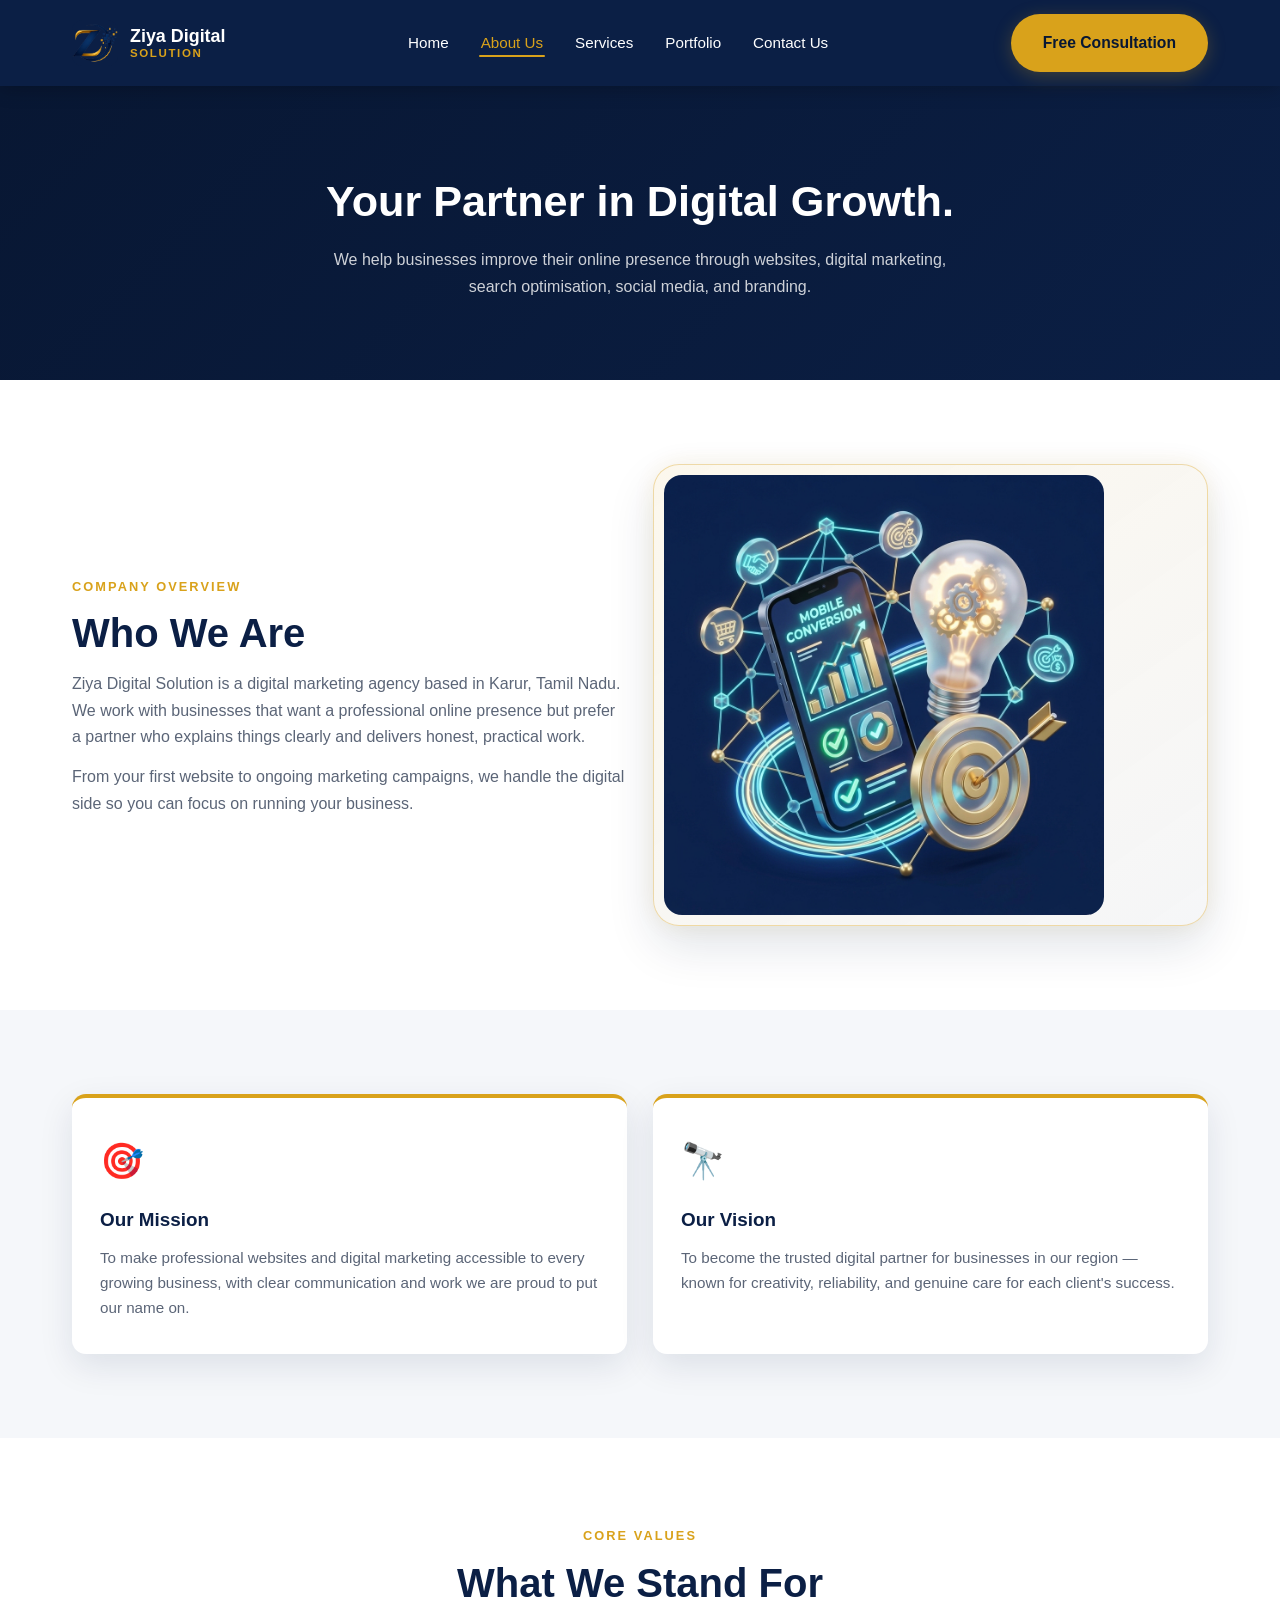
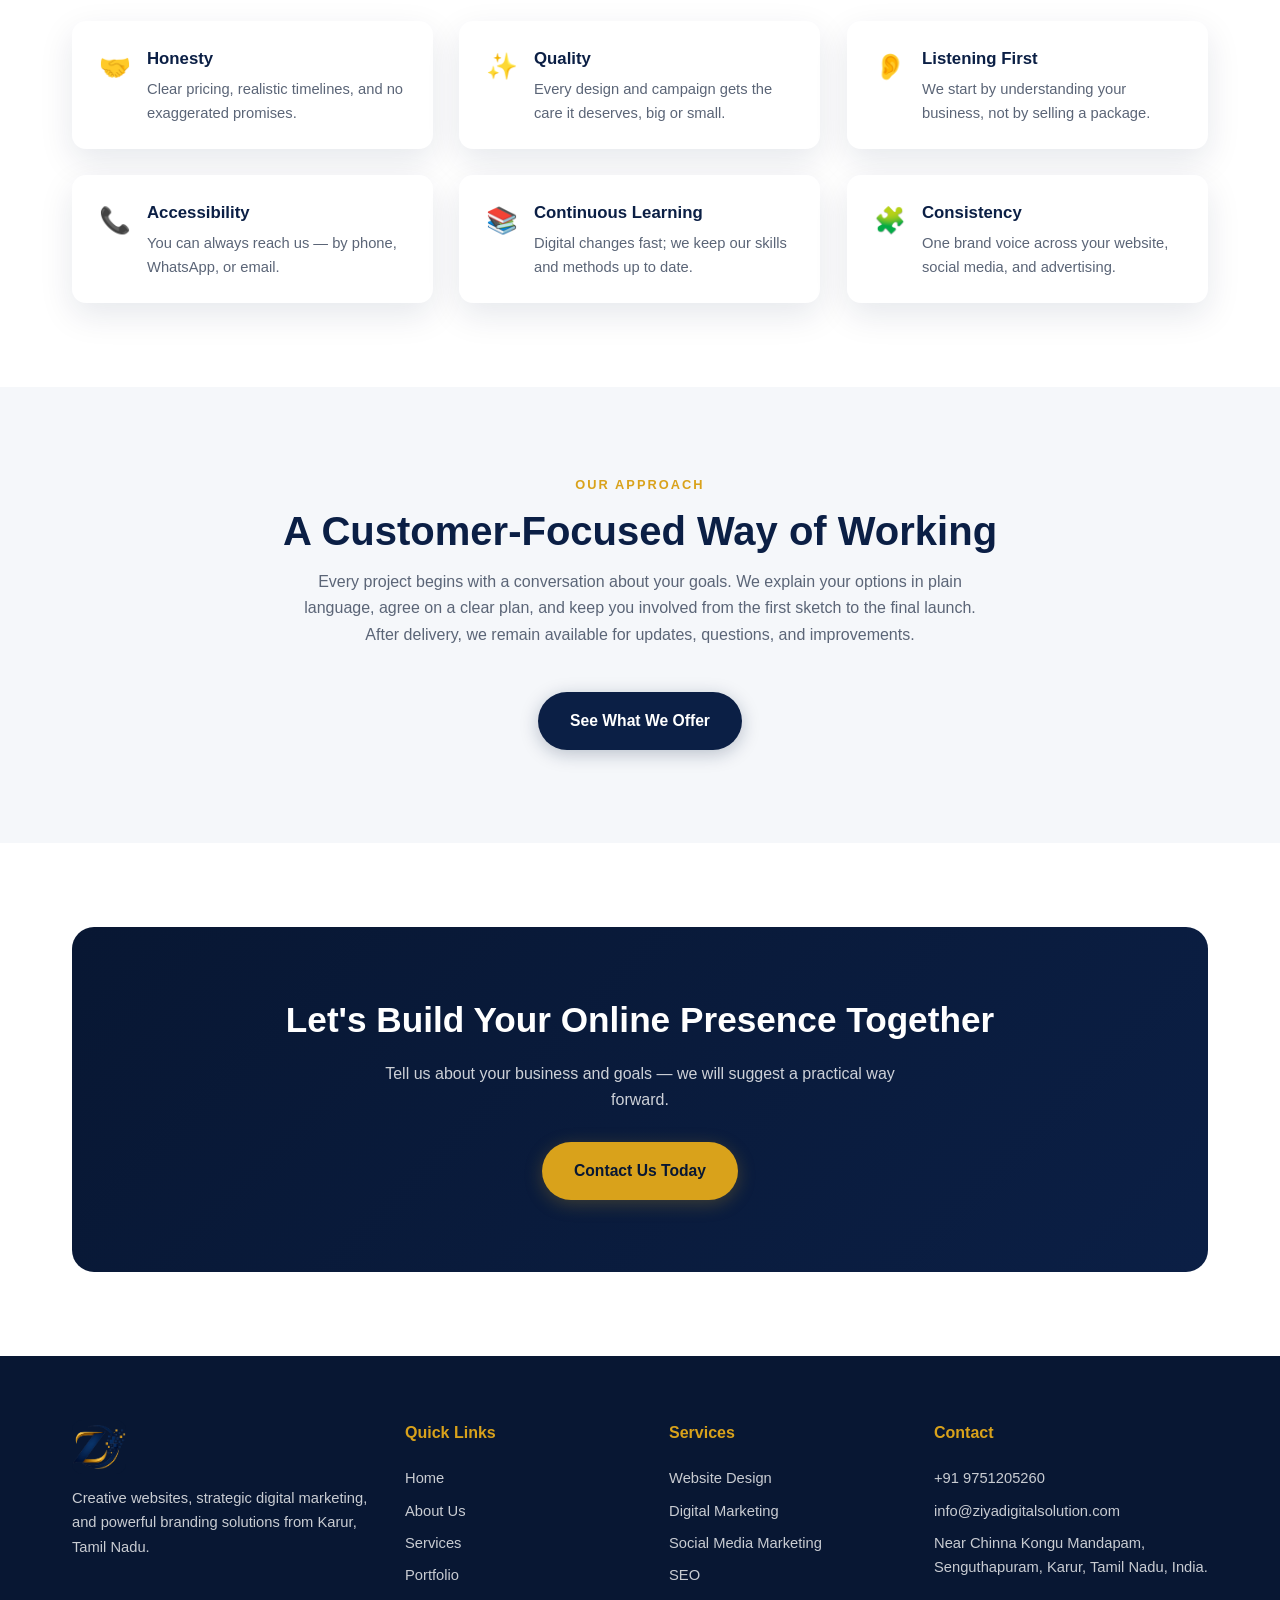
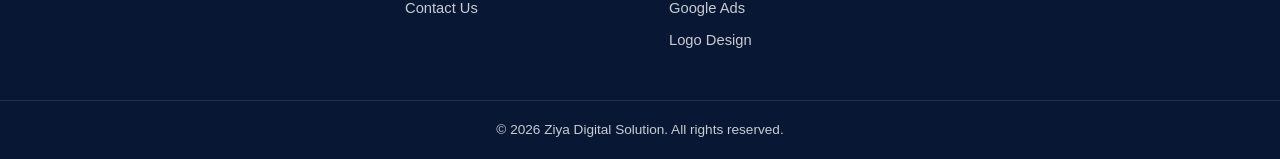
<file: about.html>
<!DOCTYPE html>
<html lang="en">
<head>
  <meta charset="UTF-8" />
  <meta name="viewport" content="width=device-width, initial-scale=1.0" />
  <title>About Us — Ziya Digital Solution</title>
  <meta name="description" content="Learn about Ziya Digital Solution, a digital marketing agency in Karur, Tamil Nadu helping businesses grow through websites, marketing, SEO, social media and branding." />
  <link rel="icon" href="./logo.jpeg" type="image/jpeg" />
  <link rel="stylesheet" href="./style.css" />
</head>
<body>

  <header class="site-header">
    <div class="header-inner">
      <a href="index.html" class="brand">
        <img src="./logo.png" alt="Ziya Digital Solution logo" />
        <span class="brand-name">Ziya Digital <span>Solution</span></span>
      </a>
      <nav class="main-nav" aria-label="Main navigation">
        <ul>
          <li><a href="index.html">Home</a></li>
          <li><a href="about.html" class="active">About Us</a></li>
          <li><a href="services.html">Services</a></li>
          <li><a href="portfolio.html">Portfolio</a></li>
          <li><a href="contact.html">Contact Us</a></li>
        </ul>
      </nav>
      <a href="contact.html" class="btn btn-gold header-cta">Free Consultation</a>
      <button class="nav-toggle" aria-label="Toggle menu" aria-expanded="false">
        <span></span><span></span><span></span>
      </button>
    </div>
  </header>

  <section class="page-hero">
    <div class="container">
      <h1>Your Partner in Digital Growth.</h1>
      <p>We help businesses improve their online presence through websites, digital marketing, search optimisation, social media, and branding.</p>
    </div>
  </section>

  <!-- Company overview -->
  <section>
    <div class="container grid-2" style="align-items: center;">
      <div>
        <span class="eyebrow">Company Overview</span>
        <h2 class="section-title">Who We Are</h2>
        <p style="color: var(--muted); margin-bottom: 14px;">
          Ziya Digital Solution is a digital marketing agency based in Karur, Tamil Nadu.
          We work with businesses that want a professional online presence but prefer a
          partner who explains things clearly and delivers honest, practical work.
        </p>
        <p style="color: var(--muted);">
          From your first website to ongoing marketing campaigns, we handle the digital
          side so you can focus on running your business.
        </p>
      </div>
      <div class="showcase-card reveal-right">
        <img src="./strategy-illustration.png" alt="Ziya Digital Solution digital marketing and business strategy" />
      </div>
    </div>
  </section>

  <!-- Mission & vision -->
  <section class="section-light">
    <div class="container grid-2">
      <div class="card">
        <div class="icon">🎯</div>
        <h3>Our Mission</h3>
        <p>To make professional websites and digital marketing accessible to every growing business, with clear communication and work we are proud to put our name on.</p>
      </div>
      <div class="card">
        <div class="icon">🔭</div>
        <h3>Our Vision</h3>
        <p>To become the trusted digital partner for businesses in our region — known for creativity, reliability, and genuine care for each client's success.</p>
      </div>
    </div>
  </section>

  <!-- Core values -->
  <section>
    <div class="container">
      <div class="text-center">
        <span class="eyebrow">Core Values</span>
        <h2 class="section-title">What We Stand For</h2>
      </div>
      <div class="grid-3">
        <div class="why-item">
          <div class="icon">🤝</div>
          <div><h3>Honesty</h3><p>Clear pricing, realistic timelines, and no exaggerated promises.</p></div>
        </div>
        <div class="why-item">
          <div class="icon">✨</div>
          <div><h3>Quality</h3><p>Every design and campaign gets the care it deserves, big or small.</p></div>
        </div>
        <div class="why-item">
          <div class="icon">👂</div>
          <div><h3>Listening First</h3><p>We start by understanding your business, not by selling a package.</p></div>
        </div>
        <div class="why-item">
          <div class="icon">📞</div>
          <div><h3>Accessibility</h3><p>You can always reach us — by phone, WhatsApp, or email.</p></div>
        </div>
        <div class="why-item">
          <div class="icon">📚</div>
          <div><h3>Continuous Learning</h3><p>Digital changes fast; we keep our skills and methods up to date.</p></div>
        </div>
        <div class="why-item">
          <div class="icon">🧩</div>
          <div><h3>Consistency</h3><p>One brand voice across your website, social media, and advertising.</p></div>
        </div>
      </div>
    </div>
  </section>

  <!-- Customer-focused approach -->
  <section class="section-light">
    <div class="container text-center">
      <span class="eyebrow">Our Approach</span>
      <h2 class="section-title">A Customer-Focused Way of Working</h2>
      <p class="section-lead">
        Every project begins with a conversation about your goals. We explain your options
        in plain language, agree on a clear plan, and keep you involved from the first
        sketch to the final launch. After delivery, we remain available for updates,
        questions, and improvements.
      </p>
      <a href="services.html" class="btn btn-navy">See What We Offer</a>
    </div>
  </section>

  <!-- CTA -->
  <section>
    <div class="container">
      <div class="cta-band">
        <h2>Let's Build Your Online Presence Together</h2>
        <p>Tell us about your business and goals — we will suggest a practical way forward.</p>
        <a href="contact.html" class="btn btn-gold">Contact Us Today</a>
      </div>
    </div>
  </section>

  <footer class="site-footer">
    <div class="container footer-grid">
      <div class="footer-brand">
        <img src="./logo.png" alt="Ziya Digital Solution logo" />
        <p>Creative websites, strategic digital marketing, and powerful branding solutions from Karur, Tamil Nadu.</p>
      </div>
      <div>
        <h3>Quick Links</h3>
        <a href="index.html">Home</a>
        <a href="about.html">About Us</a>
        <a href="services.html">Services</a>
        <a href="portfolio.html">Portfolio</a>
        <a href="contact.html">Contact Us</a>
      </div>
      <div>
        <h3>Services</h3>
        <a href="services.html">Website Design</a>
        <a href="services.html">Digital Marketing</a>
        <a href="services.html">Social Media Marketing</a>
        <a href="services.html">SEO</a>
        <a href="services.html">Google Ads</a>
        <a href="services.html">Logo Design</a>
      </div>
      <div>
        <h3>Contact</h3>
        <a href="tel:+919751205260">+91 9751205260</a>
        <a href="mailto:info@ziyadigitalsolution.com">info@ziyadigitalsolution.com</a>
        <p style="font-size: 0.92rem; padding-top: 4px;">Near Chinna Kongu Mandapam, Senguthapuram, Karur, Tamil Nadu, India.</p>
      </div>
    </div>
    <div class="footer-bottom">
      <div class="container">© <span id="year"></span> Ziya Digital Solution. All rights reserved.</div>
    </div>
  </footer>

  <script src="./script.js"></script>
</body>
</html>
</file>
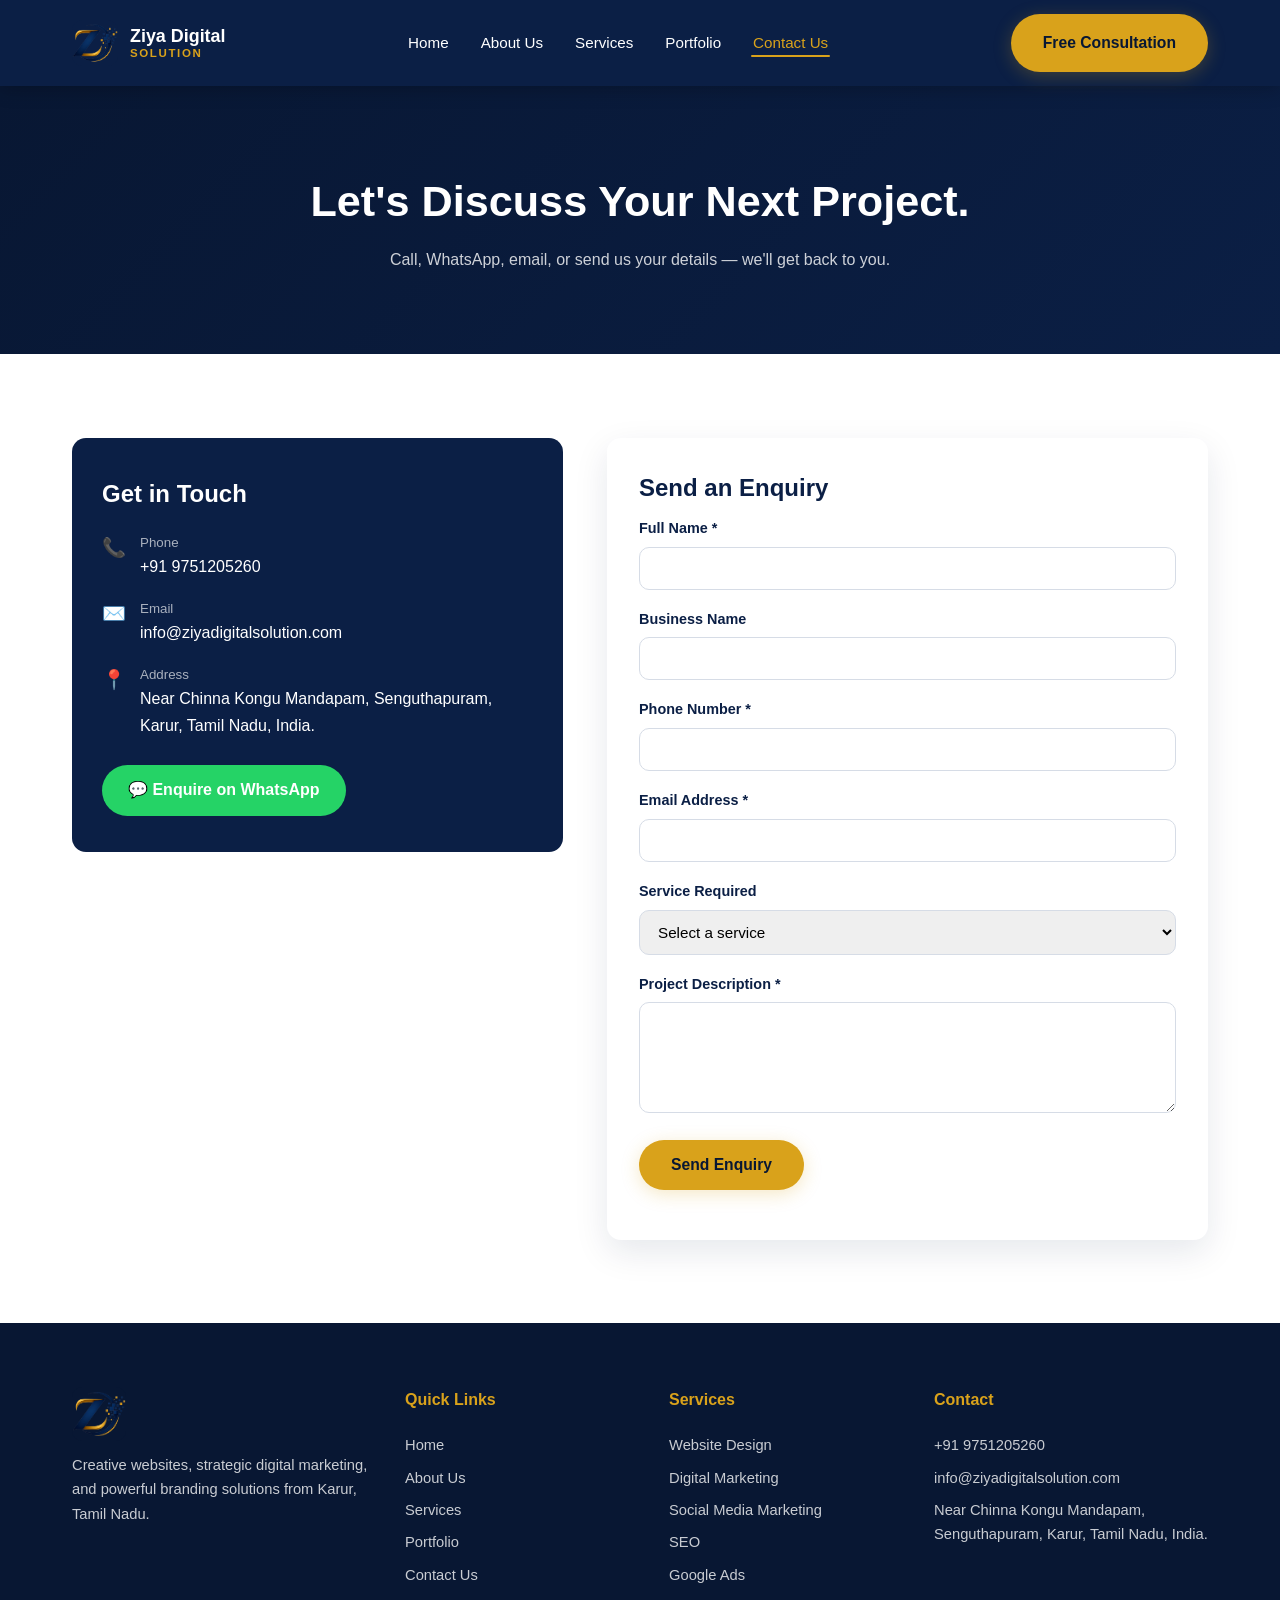
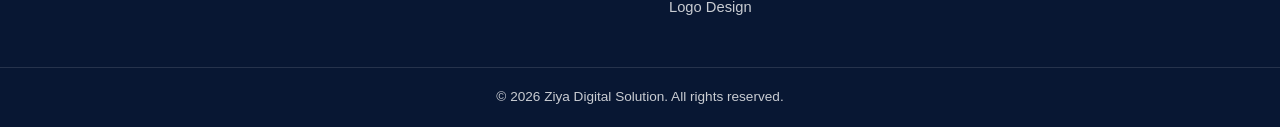
<file: contact.html>
<!DOCTYPE html>
<html lang="en">
<head>
  <meta charset="UTF-8" />
  <meta name="viewport" content="width=device-width, initial-scale=1.0" />
  <title>Contact Us — Ziya Digital Solution, Karur</title>
  <meta name="description" content="Contact Ziya Digital Solution in Karur, Tamil Nadu. Call +91 9751205260, email info@ziyadigitalsolution.com or send a WhatsApp enquiry." />
  <link rel="icon" href="./logo.jpeg" type="image/jpeg" />
  <link rel="stylesheet" href="./style.css" />
</head>
<body>

  <header class="site-header">
    <div class="header-inner">
      <a href="index.html" class="brand">
        <img src="./logo.png" alt="Ziya Digital Solution logo" />
        <span class="brand-name">Ziya Digital <span>Solution</span></span>
      </a>
      <nav class="main-nav" aria-label="Main navigation">
        <ul>
          <li><a href="index.html">Home</a></li>
          <li><a href="about.html">About Us</a></li>
          <li><a href="services.html">Services</a></li>
          <li><a href="portfolio.html">Portfolio</a></li>
          <li><a href="contact.html" class="active">Contact Us</a></li>
        </ul>
      </nav>
      <a href="contact.html" class="btn btn-gold header-cta">Free Consultation</a>
      <button class="nav-toggle" aria-label="Toggle menu" aria-expanded="false">
        <span></span><span></span><span></span>
      </button>
    </div>
  </header>

  <section class="page-hero">
    <div class="container">
      <h1>Let's Discuss Your Next Project.</h1>
      <p>Call, WhatsApp, email, or send us your details — we'll get back to you.</p>
    </div>
  </section>

  <section>
    <div class="container contact-grid">
      <div class="contact-info-card">
        <h2>Get in Touch</h2>
        <div class="contact-line">
          <span class="icon">📞</span>
          <div><small>Phone</small><a href="tel:+919751205260">+91 9751205260</a></div>
        </div>
        <div class="contact-line">
          <span class="icon">✉️</span>
          <div><small>Email</small><a href="mailto:info@ziyadigitalsolution.com">info@ziyadigitalsolution.com</a></div>
        </div>
        <div class="contact-line">
          <span class="icon">📍</span>
          <div><small>Address</small>Near Chinna Kongu Mandapam, Senguthapuram, Karur, Tamil Nadu, India.</div>
        </div>
        <a class="whatsapp-btn" target="_blank" rel="noopener"
           href="https://wa.me/919751205260?text=Hello%20Ziya%20Digital%20Solution%2C%20I%20would%20like%20to%20enquire%20about%20your%20services.">
          💬 Enquire on WhatsApp
        </a>
      </div>

      <div class="form-card">
        <h2 class="section-title" style="font-size: 1.5rem;">Send an Enquiry</h2>
        <!-- To make this form send emails, set action to your form service URL (see README.md) -->
        <form id="enquiry-form" novalidate>
          <div class="form-row">
            <label for="name">Full Name *</label>
            <input type="text" id="name" name="name" required autocomplete="name" />
          </div>
          <div class="form-row">
            <label for="business">Business Name</label>
            <input type="text" id="business" name="business" autocomplete="organization" />
          </div>
          <div class="form-row">
            <label for="phone">Phone Number *</label>
            <input type="tel" id="phone" name="phone" required autocomplete="tel" />
          </div>
          <div class="form-row">
            <label for="email">Email Address *</label>
            <input type="email" id="email" name="email" required autocomplete="email" />
          </div>
          <div class="form-row">
            <label for="service">Service Required</label>
            <select id="service" name="service">
              <option value="">Select a service</option>
              <option>Website Design &amp; Development</option>
              <option>Digital Marketing</option>
              <option>Social Media Marketing</option>
              <option>Search Engine Optimisation (SEO)</option>
              <option>Google Ads</option>
              <option>Logo Design</option>
              <option>Other</option>
            </select>
          </div>
          <div class="form-row">
            <label for="message">Project Description *</label>
            <textarea id="message" name="message" rows="5" required></textarea>
          </div>
          <button type="submit" class="btn btn-gold">Send Enquiry</button>
          <p id="form-status" class="form-status" role="status" aria-live="polite"></p>
        </form>
      </div>
    </div>
  </section>

  <footer class="site-footer">
    <div class="container footer-grid">
      <div class="footer-brand">
        <img src="./logo.png" alt="Ziya Digital Solution logo" />
        <p>Creative websites, strategic digital marketing, and powerful branding solutions from Karur, Tamil Nadu.</p>
      </div>
      <div>
        <h3>Quick Links</h3>
        <a href="index.html">Home</a>
        <a href="about.html">About Us</a>
        <a href="services.html">Services</a>
        <a href="portfolio.html">Portfolio</a>
        <a href="contact.html">Contact Us</a>
      </div>
      <div>
        <h3>Services</h3>
        <a href="services.html">Website Design</a>
        <a href="services.html">Digital Marketing</a>
        <a href="services.html">Social Media Marketing</a>
        <a href="services.html">SEO</a>
        <a href="services.html">Google Ads</a>
        <a href="services.html">Logo Design</a>
      </div>
      <div>
        <h3>Contact</h3>
        <a href="tel:+919751205260">+91 9751205260</a>
        <a href="mailto:info@ziyadigitalsolution.com">info@ziyadigitalsolution.com</a>
        <p style="font-size: 0.92rem; padding-top: 4px;">Near Chinna Kongu Mandapam, Senguthapuram, Karur, Tamil Nadu, India.</p>
      </div>
    </div>
    <div class="footer-bottom">
      <div class="container">© <span id="year"></span> Ziya Digital Solution. All rights reserved.</div>
    </div>
  </footer>

  <script src="./script.js"></script>
</body>
</html>
</file>
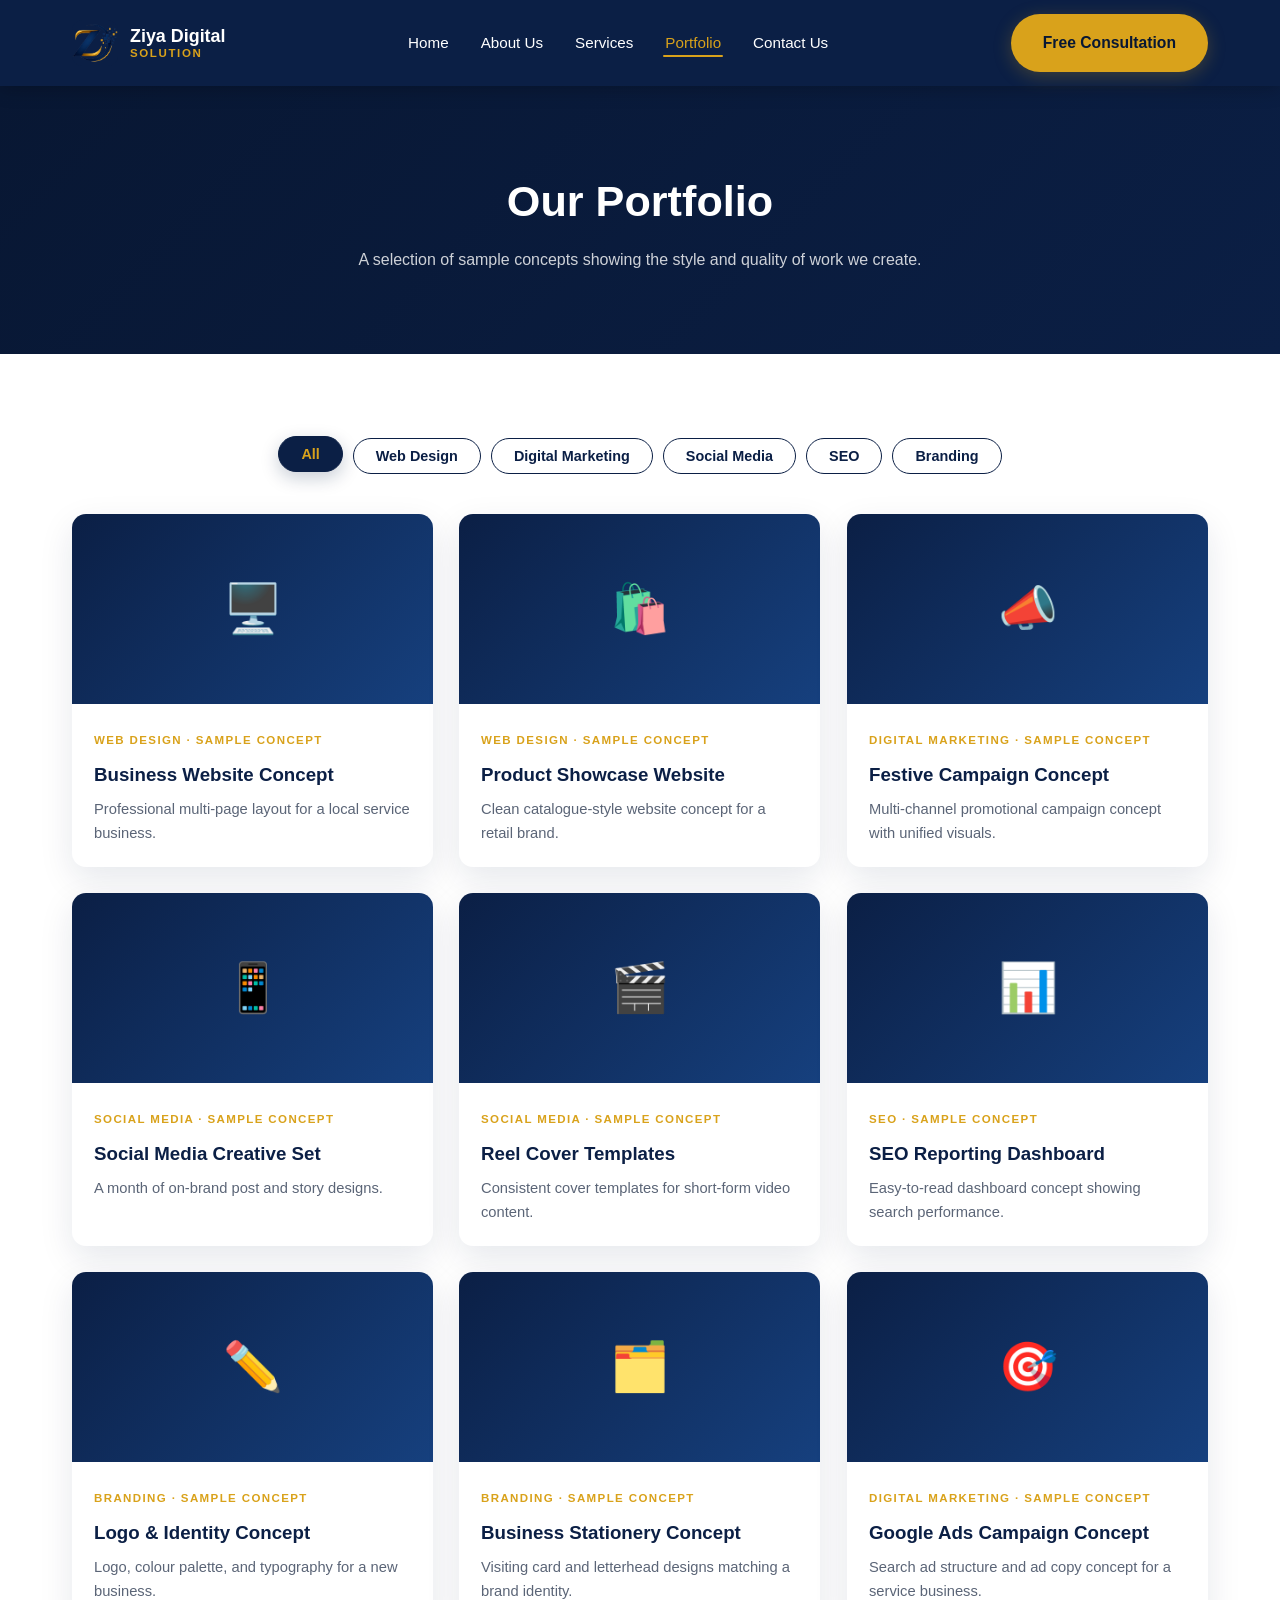
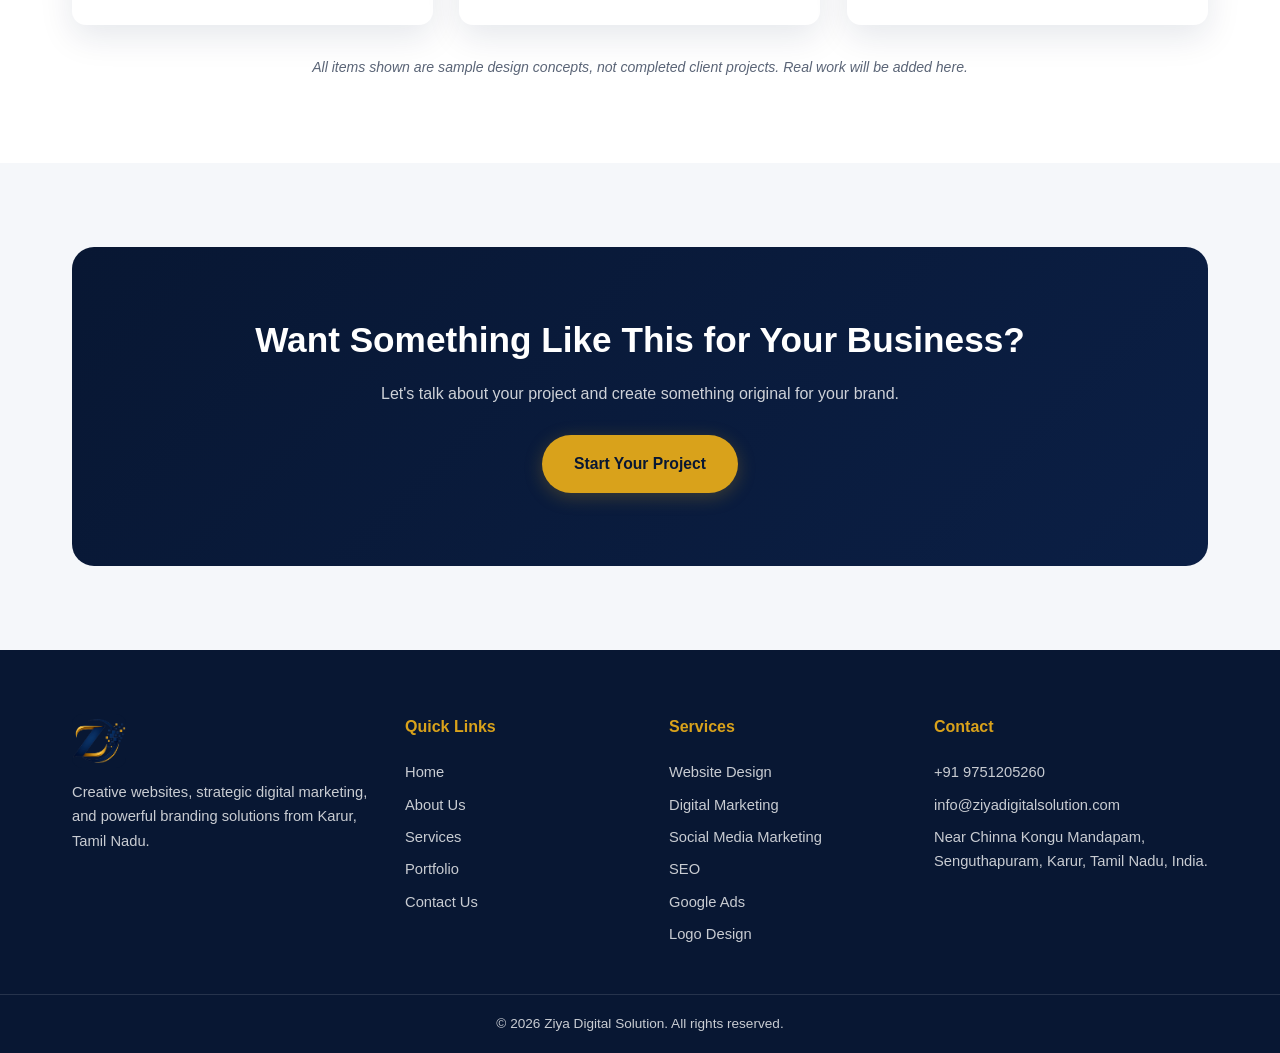
<file: portfolio.html>
<!DOCTYPE html>
<html lang="en">
<head>
  <meta charset="UTF-8" />
  <meta name="viewport" content="width=device-width, initial-scale=1.0" />
  <title>Portfolio — Sample Design Concepts | Ziya Digital Solution</title>
  <meta name="description" content="Explore sample website, digital marketing, social media, SEO and branding concepts by Ziya Digital Solution." />
  <link rel="icon" href="./logo.jpeg" type="image/jpeg" />
  <link rel="stylesheet" href="./style.css" />
</head>
<body>

  <header class="site-header">
    <div class="header-inner">
      <a href="index.html" class="brand">
        <img src="./logo.png" alt="Ziya Digital Solution logo" />
        <span class="brand-name">Ziya Digital <span>Solution</span></span>
      </a>
      <nav class="main-nav" aria-label="Main navigation">
        <ul>
          <li><a href="index.html">Home</a></li>
          <li><a href="about.html">About Us</a></li>
          <li><a href="services.html">Services</a></li>
          <li><a href="portfolio.html" class="active">Portfolio</a></li>
          <li><a href="contact.html">Contact Us</a></li>
        </ul>
      </nav>
      <a href="contact.html" class="btn btn-gold header-cta">Free Consultation</a>
      <button class="nav-toggle" aria-label="Toggle menu" aria-expanded="false">
        <span></span><span></span><span></span>
      </button>
    </div>
  </header>

  <section class="page-hero">
    <div class="container">
      <h1>Our Portfolio</h1>
      <p>A selection of sample concepts showing the style and quality of work we create.</p>
    </div>
  </section>

  <section>
    <div class="container">
      <div class="filters" role="group" aria-label="Filter portfolio">
        <button class="filter-btn active" data-filter="all">All</button>
        <button class="filter-btn" data-filter="web">Web Design</button>
        <button class="filter-btn" data-filter="marketing">Digital Marketing</button>
        <button class="filter-btn" data-filter="social">Social Media</button>
        <button class="filter-btn" data-filter="seo">SEO</button>
        <button class="filter-btn" data-filter="branding">Branding</button>
      </div>
      <div class="grid-3">
        <div class="portfolio-item" data-category="web">
          <div class="portfolio-thumb" aria-hidden="true">🖥️</div>
          <div class="portfolio-body">
            <span class="tag">Web Design · Sample Concept</span>
            <h3>Business Website Concept</h3>
            <p>Professional multi-page layout for a local service business.</p>
          </div>
        </div>
        <div class="portfolio-item" data-category="web">
          <div class="portfolio-thumb" aria-hidden="true">🛍️</div>
          <div class="portfolio-body">
            <span class="tag">Web Design · Sample Concept</span>
            <h3>Product Showcase Website</h3>
            <p>Clean catalogue-style website concept for a retail brand.</p>
          </div>
        </div>
        <div class="portfolio-item" data-category="marketing">
          <div class="portfolio-thumb" aria-hidden="true">📣</div>
          <div class="portfolio-body">
            <span class="tag">Digital Marketing · Sample Concept</span>
            <h3>Festive Campaign Concept</h3>
            <p>Multi-channel promotional campaign concept with unified visuals.</p>
          </div>
        </div>
        <div class="portfolio-item" data-category="social">
          <div class="portfolio-thumb" aria-hidden="true">📱</div>
          <div class="portfolio-body">
            <span class="tag">Social Media · Sample Concept</span>
            <h3>Social Media Creative Set</h3>
            <p>A month of on-brand post and story designs.</p>
          </div>
        </div>
        <div class="portfolio-item" data-category="social">
          <div class="portfolio-thumb" aria-hidden="true">🎬</div>
          <div class="portfolio-body">
            <span class="tag">Social Media · Sample Concept</span>
            <h3>Reel Cover Templates</h3>
            <p>Consistent cover templates for short-form video content.</p>
          </div>
        </div>
        <div class="portfolio-item" data-category="seo">
          <div class="portfolio-thumb" aria-hidden="true">📊</div>
          <div class="portfolio-body">
            <span class="tag">SEO · Sample Concept</span>
            <h3>SEO Reporting Dashboard</h3>
            <p>Easy-to-read dashboard concept showing search performance.</p>
          </div>
        </div>
        <div class="portfolio-item" data-category="branding">
          <div class="portfolio-thumb" aria-hidden="true">✏️</div>
          <div class="portfolio-body">
            <span class="tag">Branding · Sample Concept</span>
            <h3>Logo &amp; Identity Concept</h3>
            <p>Logo, colour palette, and typography for a new business.</p>
          </div>
        </div>
        <div class="portfolio-item" data-category="branding">
          <div class="portfolio-thumb" aria-hidden="true">🗂️</div>
          <div class="portfolio-body">
            <span class="tag">Branding · Sample Concept</span>
            <h3>Business Stationery Concept</h3>
            <p>Visiting card and letterhead designs matching a brand identity.</p>
          </div>
        </div>
        <div class="portfolio-item" data-category="marketing">
          <div class="portfolio-thumb" aria-hidden="true">🎯</div>
          <div class="portfolio-body">
            <span class="tag">Digital Marketing · Sample Concept</span>
            <h3>Google Ads Campaign Concept</h3>
            <p>Search ad structure and ad copy concept for a service business.</p>
          </div>
        </div>
      </div>
      <p class="sample-note">All items shown are sample design concepts, not completed client projects. Real work will be added here.</p>
    </div>
  </section>

  <section class="section-light">
    <div class="container">
      <div class="cta-band">
        <h2>Want Something Like This for Your Business?</h2>
        <p>Let's talk about your project and create something original for your brand.</p>
        <a href="contact.html" class="btn btn-gold">Start Your Project</a>
      </div>
    </div>
  </section>

  <footer class="site-footer">
    <div class="container footer-grid">
      <div class="footer-brand">
        <img src="./logo.png" alt="Ziya Digital Solution logo" />
        <p>Creative websites, strategic digital marketing, and powerful branding solutions from Karur, Tamil Nadu.</p>
      </div>
      <div>
        <h3>Quick Links</h3>
        <a href="index.html">Home</a>
        <a href="about.html">About Us</a>
        <a href="services.html">Services</a>
        <a href="portfolio.html">Portfolio</a>
        <a href="contact.html">Contact Us</a>
      </div>
      <div>
        <h3>Services</h3>
        <a href="services.html">Website Design</a>
        <a href="services.html">Digital Marketing</a>
        <a href="services.html">Social Media Marketing</a>
        <a href="services.html">SEO</a>
        <a href="services.html">Google Ads</a>
        <a href="services.html">Logo Design</a>
      </div>
      <div>
        <h3>Contact</h3>
        <a href="tel:+919751205260">+91 9751205260</a>
        <a href="mailto:info@ziyadigitalsolution.com">info@ziyadigitalsolution.com</a>
        <p style="font-size: 0.92rem; padding-top: 4px;">Near Chinna Kongu Mandapam, Senguthapuram, Karur, Tamil Nadu, India.</p>
      </div>
    </div>
    <div class="footer-bottom">
      <div class="container">© <span id="year"></span> Ziya Digital Solution. All rights reserved.</div>
    </div>
  </footer>

  <script src="./script.js"></script>
</body>
</html>
</file>
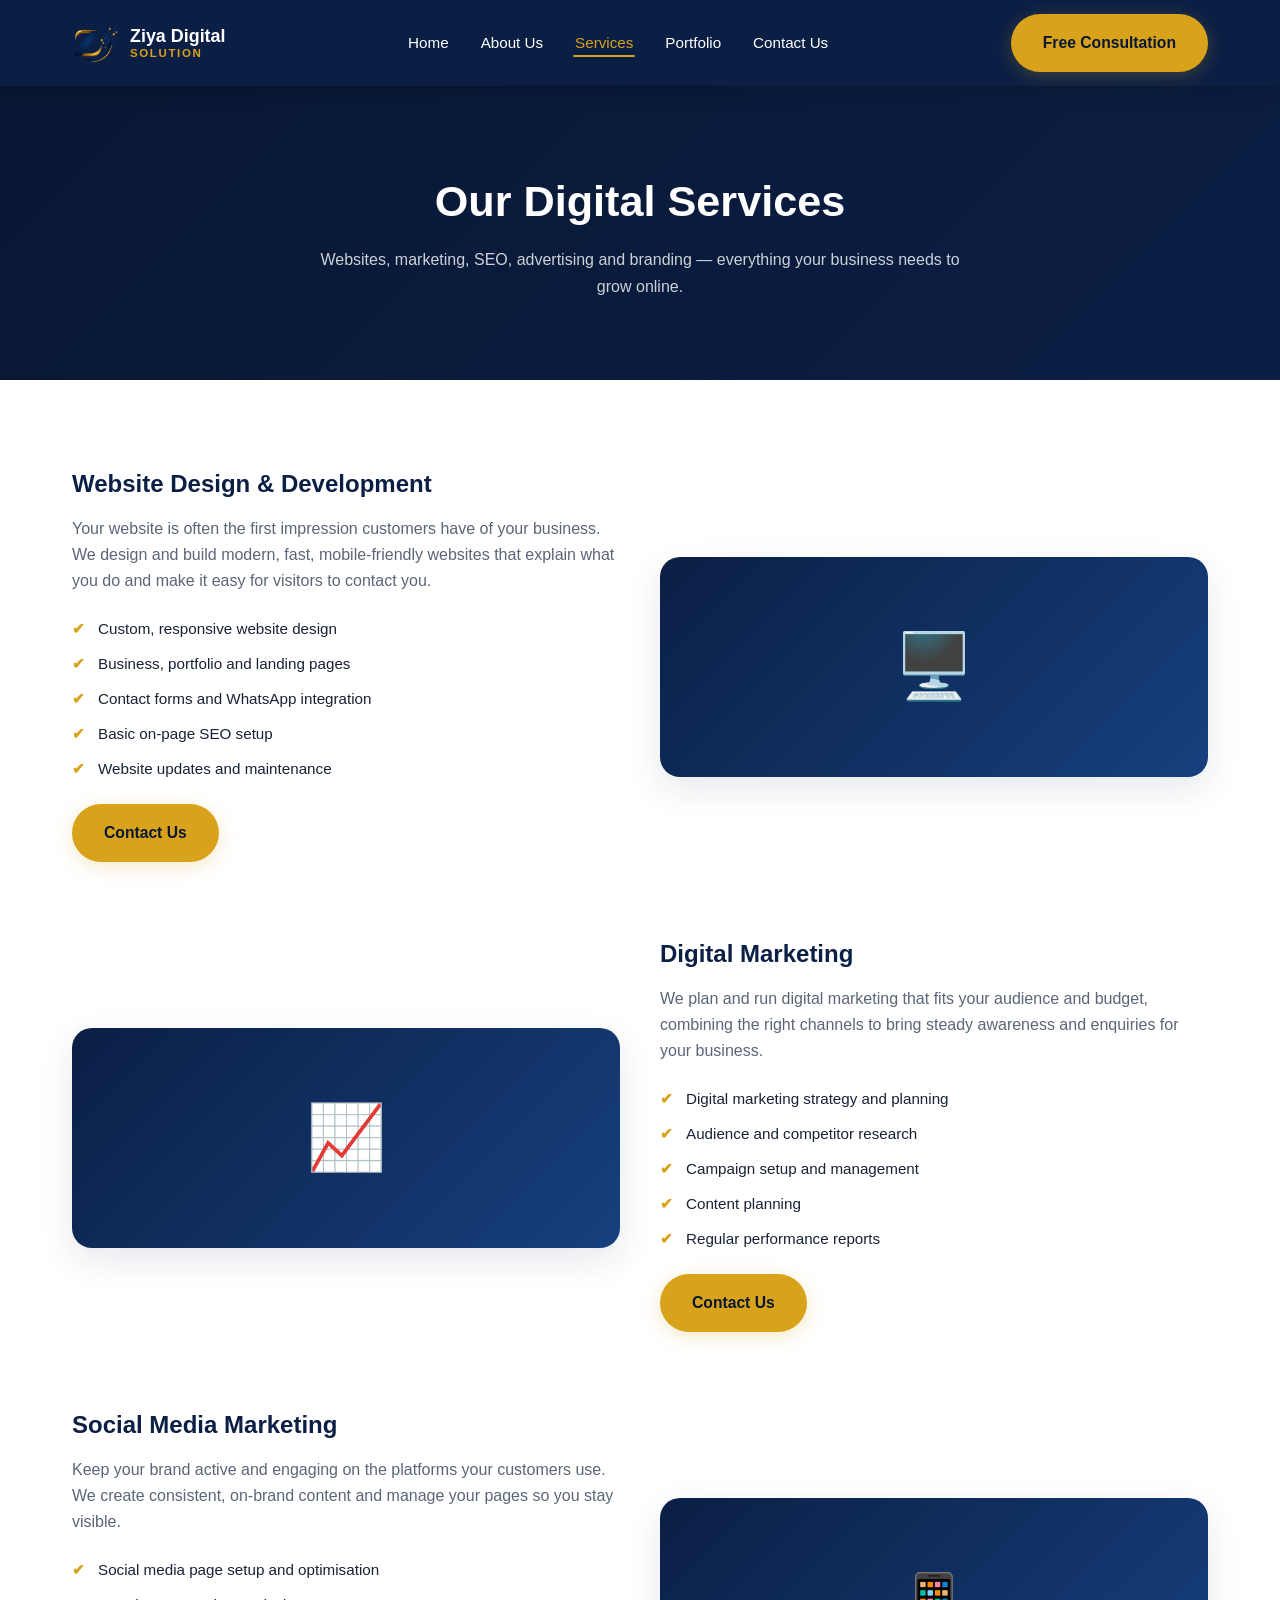
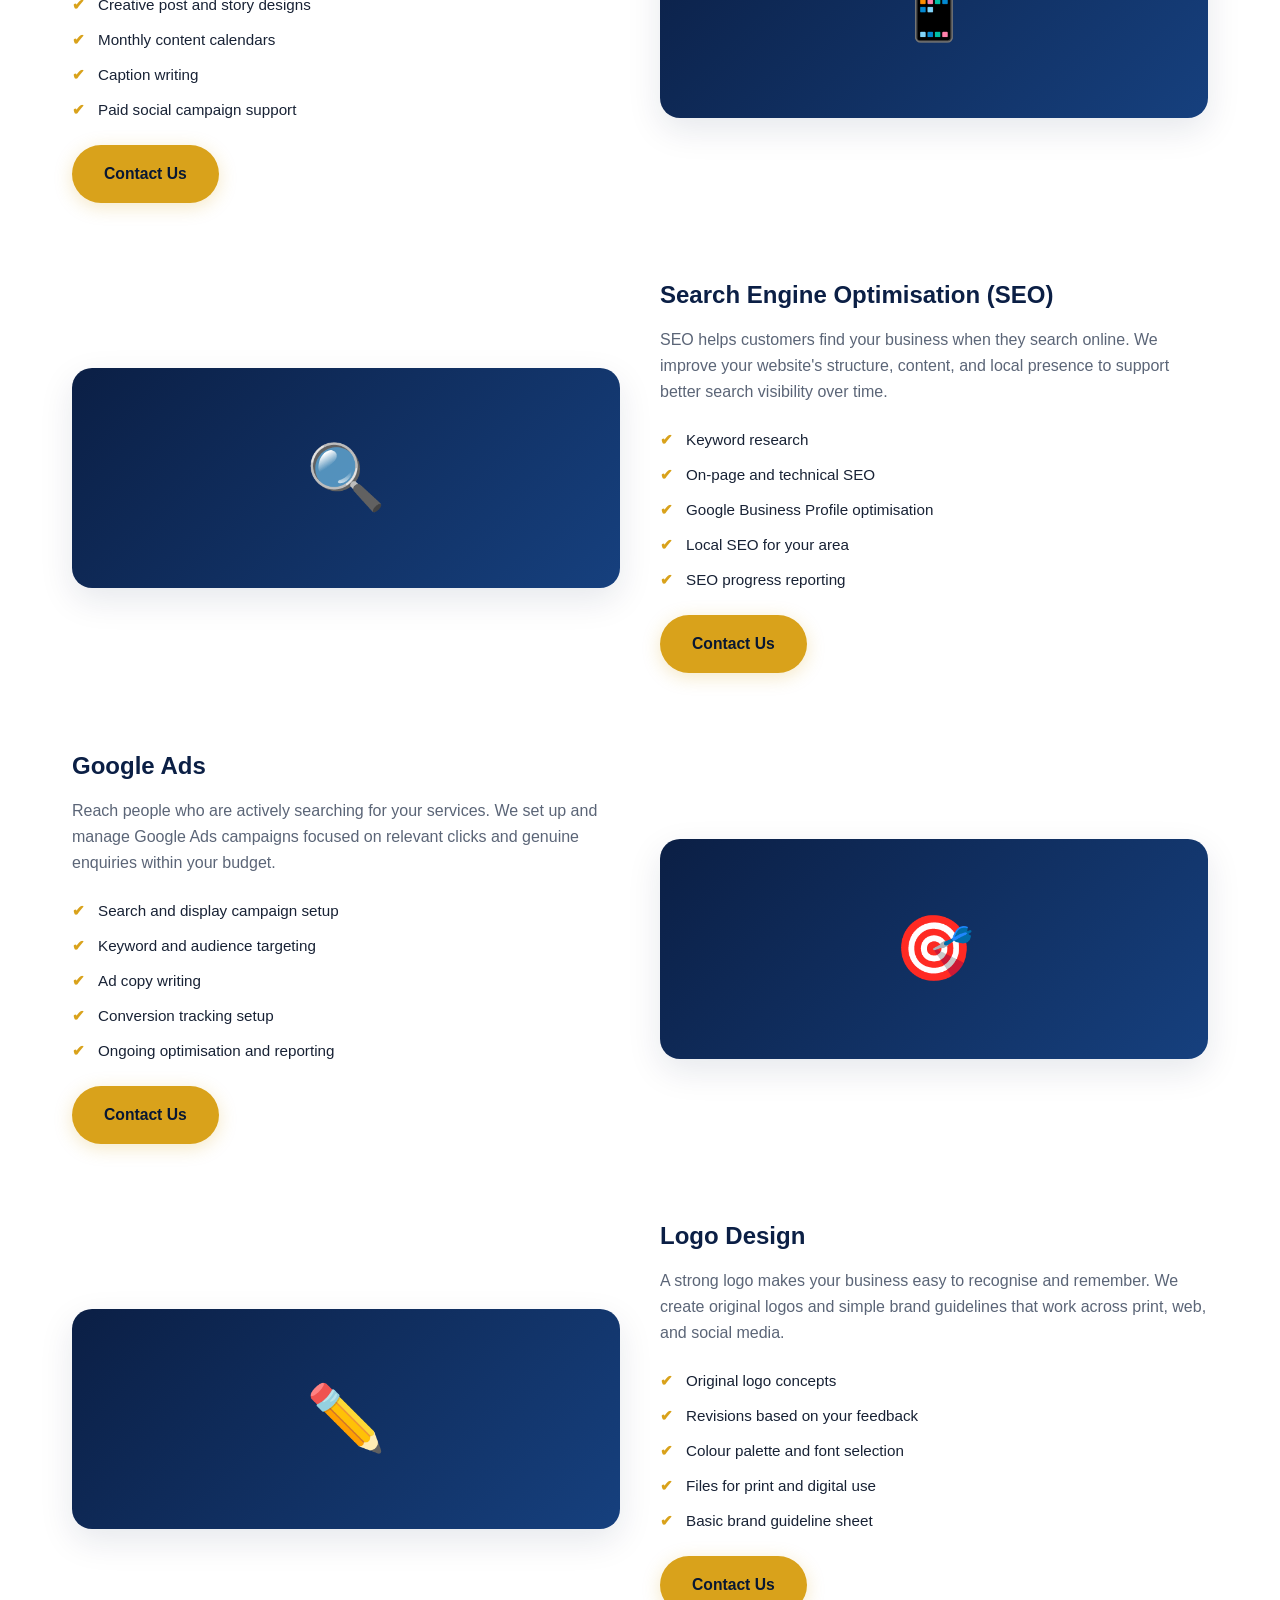
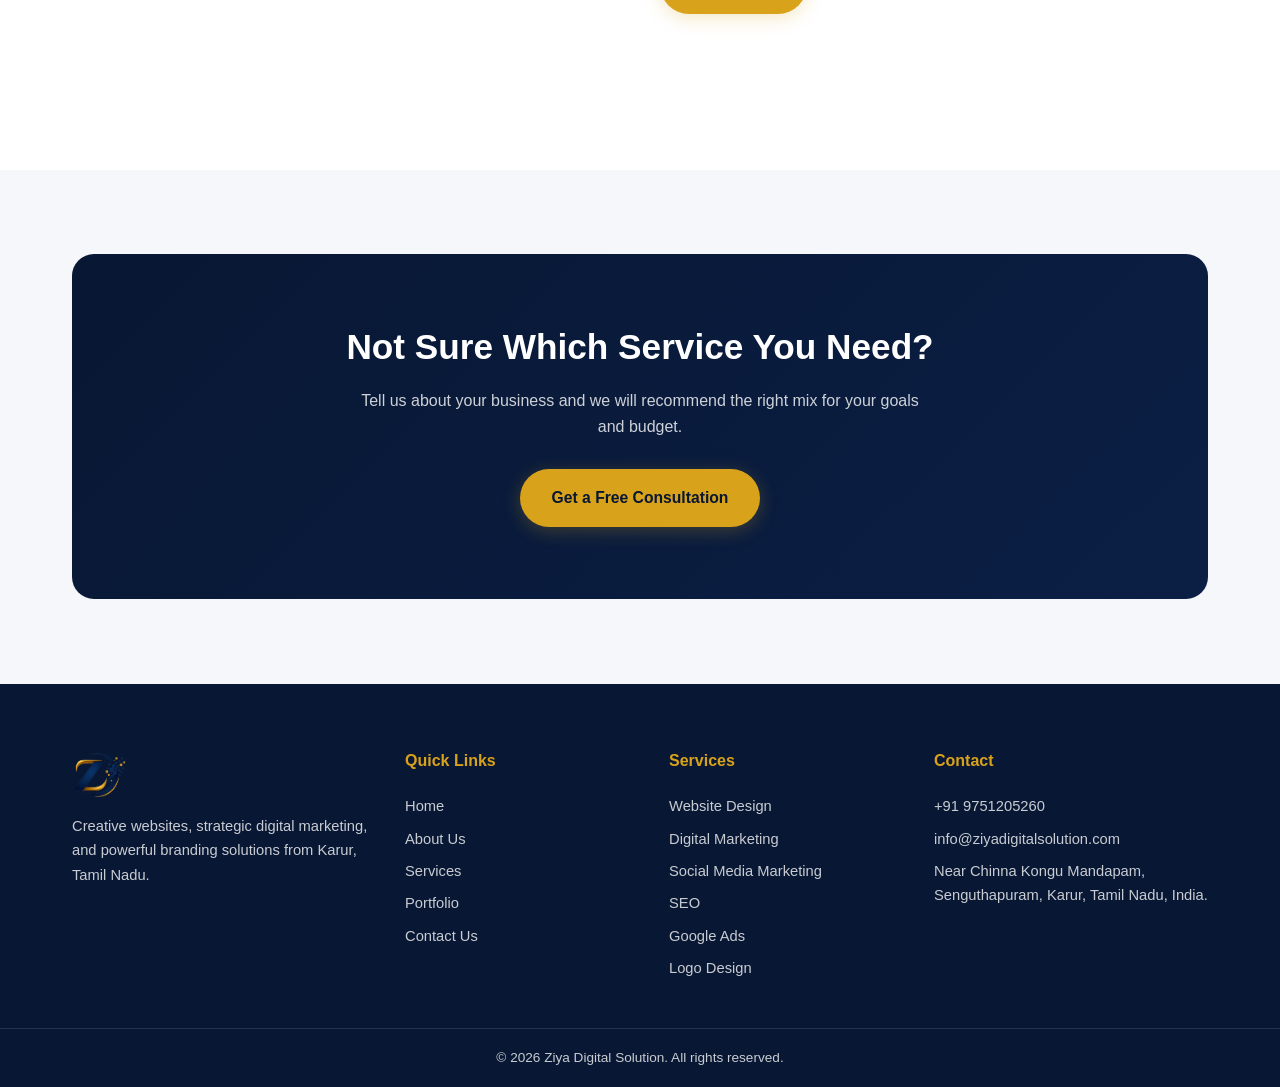
<file: services.html>
<!DOCTYPE html>
<html lang="en">
<head>
  <meta charset="UTF-8" />
  <meta name="viewport" content="width=device-width, initial-scale=1.0" />
  <title>Services — Website Design, SEO, Digital Marketing | Ziya Digital Solution</title>
  <meta name="description" content="Website design, digital marketing, social media marketing, SEO, Google Ads and logo design services from Ziya Digital Solution, Karur." />
  <link rel="icon" href="./logo.jpeg" type="image/jpeg" />
  <link rel="stylesheet" href="./style.css" />
</head>
<body>

  <header class="site-header">
    <div class="header-inner">
      <a href="index.html" class="brand">
        <img src="./logo.png" alt="Ziya Digital Solution logo" />
        <span class="brand-name">Ziya Digital <span>Solution</span></span>
      </a>
      <nav class="main-nav" aria-label="Main navigation">
        <ul>
          <li><a href="index.html">Home</a></li>
          <li><a href="about.html">About Us</a></li>
          <li><a href="services.html" class="active">Services</a></li>
          <li><a href="portfolio.html">Portfolio</a></li>
          <li><a href="contact.html">Contact Us</a></li>
        </ul>
      </nav>
      <a href="contact.html" class="btn btn-gold header-cta">Free Consultation</a>
      <button class="nav-toggle" aria-label="Toggle menu" aria-expanded="false">
        <span></span><span></span><span></span>
      </button>
    </div>
  </header>

  <section class="page-hero">
    <div class="container">
      <h1>Our Digital Services</h1>
      <p>Websites, marketing, SEO, advertising and branding — everything your business needs to grow online.</p>
    </div>
  </section>

  <section>
    <div class="container">
      <div class="service-block">
        <div class="service-text">
          <h2>Website Design &amp; Development</h2>
          <p>Your website is often the first impression customers have of your business. We design and build modern, fast, mobile-friendly websites that explain what you do and make it easy for visitors to contact you.</p>
          <ul><li>Custom, responsive website design</li><li>Business, portfolio and landing pages</li><li>Contact forms and WhatsApp integration</li><li>Basic on-page SEO setup</li><li>Website updates and maintenance</li></ul>
          <a href="contact.html" class="btn btn-gold">Contact Us</a>
        </div>
        <div class="service-icon" aria-hidden="true">🖥️</div>
      </div>
      <div class="service-block">
        <div class="service-text">
          <h2>Digital Marketing</h2>
          <p>We plan and run digital marketing that fits your audience and budget, combining the right channels to bring steady awareness and enquiries for your business.</p>
          <ul><li>Digital marketing strategy and planning</li><li>Audience and competitor research</li><li>Campaign setup and management</li><li>Content planning</li><li>Regular performance reports</li></ul>
          <a href="contact.html" class="btn btn-gold">Contact Us</a>
        </div>
        <div class="service-icon" aria-hidden="true">📈</div>
      </div>
      <div class="service-block">
        <div class="service-text">
          <h2>Social Media Marketing</h2>
          <p>Keep your brand active and engaging on the platforms your customers use. We create consistent, on-brand content and manage your pages so you stay visible.</p>
          <ul><li>Social media page setup and optimisation</li><li>Creative post and story designs</li><li>Monthly content calendars</li><li>Caption writing</li><li>Paid social campaign support</li></ul>
          <a href="contact.html" class="btn btn-gold">Contact Us</a>
        </div>
        <div class="service-icon" aria-hidden="true">📱</div>
      </div>
      <div class="service-block">
        <div class="service-text">
          <h2>Search Engine Optimisation (SEO)</h2>
          <p>SEO helps customers find your business when they search online. We improve your website's structure, content, and local presence to support better search visibility over time.</p>
          <ul><li>Keyword research</li><li>On-page and technical SEO</li><li>Google Business Profile optimisation</li><li>Local SEO for your area</li><li>SEO progress reporting</li></ul>
          <a href="contact.html" class="btn btn-gold">Contact Us</a>
        </div>
        <div class="service-icon" aria-hidden="true">🔍</div>
      </div>
      <div class="service-block">
        <div class="service-text">
          <h2>Google Ads</h2>
          <p>Reach people who are actively searching for your services. We set up and manage Google Ads campaigns focused on relevant clicks and genuine enquiries within your budget.</p>
          <ul><li>Search and display campaign setup</li><li>Keyword and audience targeting</li><li>Ad copy writing</li><li>Conversion tracking setup</li><li>Ongoing optimisation and reporting</li></ul>
          <a href="contact.html" class="btn btn-gold">Contact Us</a>
        </div>
        <div class="service-icon" aria-hidden="true">🎯</div>
      </div>
      <div class="service-block">
        <div class="service-text">
          <h2>Logo Design</h2>
          <p>A strong logo makes your business easy to recognise and remember. We create original logos and simple brand guidelines that work across print, web, and social media.</p>
          <ul><li>Original logo concepts</li><li>Revisions based on your feedback</li><li>Colour palette and font selection</li><li>Files for print and digital use</li><li>Basic brand guideline sheet</li></ul>
          <a href="contact.html" class="btn btn-gold">Contact Us</a>
        </div>
        <div class="service-icon" aria-hidden="true">✏️</div>
      </div>
    </div>
  </section>

  <section class="section-light">
    <div class="container">
      <div class="cta-band">
        <h2>Not Sure Which Service You Need?</h2>
        <p>Tell us about your business and we will recommend the right mix for your goals and budget.</p>
        <a href="contact.html" class="btn btn-gold">Get a Free Consultation</a>
      </div>
    </div>
  </section>

  <footer class="site-footer">
    <div class="container footer-grid">
      <div class="footer-brand">
        <img src="./logo.png" alt="Ziya Digital Solution logo" />
        <p>Creative websites, strategic digital marketing, and powerful branding solutions from Karur, Tamil Nadu.</p>
      </div>
      <div>
        <h3>Quick Links</h3>
        <a href="index.html">Home</a>
        <a href="about.html">About Us</a>
        <a href="services.html">Services</a>
        <a href="portfolio.html">Portfolio</a>
        <a href="contact.html">Contact Us</a>
      </div>
      <div>
        <h3>Services</h3>
        <a href="services.html">Website Design</a>
        <a href="services.html">Digital Marketing</a>
        <a href="services.html">Social Media Marketing</a>
        <a href="services.html">SEO</a>
        <a href="services.html">Google Ads</a>
        <a href="services.html">Logo Design</a>
      </div>
      <div>
        <h3>Contact</h3>
        <a href="tel:+919751205260">+91 9751205260</a>
        <a href="mailto:info@ziyadigitalsolution.com">info@ziyadigitalsolution.com</a>
        <p style="font-size: 0.92rem; padding-top: 4px;">Near Chinna Kongu Mandapam, Senguthapuram, Karur, Tamil Nadu, India.</p>
      </div>
    </div>
    <div class="footer-bottom">
      <div class="container">© <span id="year"></span> Ziya Digital Solution. All rights reserved.</div>
    </div>
  </footer>

  <script src="./script.js"></script>
</body>
</html>
</file>
<file: style.css>
/* ============================================================
   Ziya Digital Solution — Global Stylesheet
   Brand palette:
     Navy  #0B1F45   Gold  #D9A21B   White #FFFFFF
     Light #F5F7FA   Text  #182235
   Edit colours in one place via the CSS variables below.
   ============================================================ */

:root {
  --navy: #0B1F45;
  --navy-dark: #081733;
  --gold: #D9A21B;
  --gold-soft: #f3d27a;
  --white: #ffffff;
  --light: #F5F7FA;
  --text: #182235;
  --muted: #5b6577;
  --radius: 14px;
  --shadow: 0 12px 34px rgba(11, 31, 69, 0.10);
  --transition: all 0.25s ease;
  --max-width: 1180px;
}

/* ---------- Reset & base ---------- */
*,
*::before,
*::after {
  box-sizing: border-box;
  margin: 0;
  padding: 0;
}

html {
  scroll-behavior: smooth;
}

body {
  font-family: "Segoe UI", "Helvetica Neue", Arial, sans-serif;
  color: var(--text);
  background: var(--white);
  line-height: 1.65;
  -webkit-font-smoothing: antialiased;
}

img {
  max-width: 100%;
  display: block;
}

a {
  color: var(--navy);
  text-decoration: none;
}

ul {
  list-style: none;
}

.container {
  width: 100%;
  max-width: var(--max-width);
  margin: 0 auto;
  padding: 0 22px;
}

section {
  padding: 84px 0;
}

.section-light {
  background: var(--light);
}

/* ---------- Typography helpers ---------- */
.eyebrow {
  display: inline-block;
  font-size: 0.8rem;
  font-weight: 700;
  letter-spacing: 0.16em;
  text-transform: uppercase;
  color: var(--gold);
  margin-bottom: 12px;
}

.section-title {
  font-size: clamp(1.7rem, 3.4vw, 2.5rem);
  color: var(--navy);
  line-height: 1.2;
  margin-bottom: 14px;
}

.section-lead {
  color: var(--muted);
  max-width: 680px;
  margin: 0 auto 44px;
}

.text-center {
  text-align: center;
}

/* ---------- Buttons ---------- */
.btn {
  display: inline-block;
  padding: 14px 30px;
  border-radius: 50px;
  font-weight: 600;
  font-size: 0.98rem;
  cursor: pointer;
  border: 2px solid transparent;
  transition: transform 0.25s cubic-bezier(0.16, 1, 0.3, 1), box-shadow 0.25s ease, background 0.25s ease, color 0.25s ease;
  position: relative;
  overflow: hidden;
}

.btn:active {
  transform: translateY(1px) scale(0.98);
}

.btn-gold {
  background: var(--gold);
  color: var(--navy-dark);
  box-shadow: 0 4px 18px rgba(217, 162, 27, 0.25);
}

.btn-gold::after {
  content: "";
  position: absolute;
  top: -50%;
  left: -70%;
  width: 45%;
  height: 200%;
  background: linear-gradient(90deg, transparent, rgba(255, 255, 255, 0.4), transparent);
  transform: rotate(25deg);
  transition: left 0.7s ease;
}

.btn-gold:hover {
  background: var(--gold-soft);
  transform: translateY(-3px);
  box-shadow: 0 10px 26px rgba(217, 162, 27, 0.42);
}

.btn-gold:hover::after {
  left: 140%;
}

.btn-outline {
  border-color: var(--gold);
  color: var(--gold);
  background: transparent;
}

.btn-outline:hover {
  background: var(--gold);
  color: var(--navy-dark);
  transform: translateY(-3px);
  box-shadow: 0 8px 24px rgba(217, 162, 27, 0.3);
}

.btn-navy {
  background: var(--navy);
  color: var(--white);
  box-shadow: 0 4px 18px rgba(11, 31, 69, 0.25);
}

.btn-navy:hover {
  background: var(--navy-dark);
  transform: translateY(-3px);
  box-shadow: 0 10px 26px rgba(11, 31, 69, 0.35);
}

/* ---------- Header ---------- */
.site-header {
  position: sticky;
  top: 0;
  z-index: 100;
  background: var(--navy);
  box-shadow: 0 2px 18px rgba(0, 0, 0, 0.25);
  transition: background 0.35s ease, padding 0.35s ease, box-shadow 0.35s ease;
}

.site-header.scrolled {
  background: rgba(11, 31, 69, 0.94);
  backdrop-filter: blur(14px);
  -webkit-backdrop-filter: blur(14px);
  box-shadow: 0 10px 30px rgba(0, 0, 0, 0.38);
}

.header-inner {
  display: flex;
  align-items: center;
  justify-content: space-between;
  gap: 20px;
  padding: 14px 22px;
  max-width: var(--max-width);
  margin: 0 auto;
  transition: padding 0.35s ease;
}

.site-header.scrolled .header-inner {
  padding: 10px 22px;
}

.brand {
  display: flex;
  align-items: center;
  gap: 12px;
  transition: transform 0.25s ease;
}

.brand:hover {
  transform: scale(1.02);
}

.brand img {
  width: 46px;
  height: 46px;
  border-radius: 10px;
  background: var(--navy);
  padding: 0;
  object-fit: contain;
  transition: transform 0.3s ease;
}

.brand:hover img {
  transform: rotate(4deg) scale(1.06);
}

.brand-name {
  color: var(--white);
  font-weight: 700;
  font-size: 1.12rem;
  line-height: 1.15;
}

.brand-name span {
  display: block;
  color: var(--gold);
  font-size: 0.72rem;
  letter-spacing: 0.14em;
  text-transform: uppercase;
  font-weight: 600;
}

.main-nav ul {
  display: flex;
  gap: 28px;
  align-items: center;
}

.main-nav a {
  color: var(--white);
  font-size: 0.95rem;
  font-weight: 500;
  padding: 6px 2px;
  position: relative;
  border-bottom: none;
  transition: color 0.25s ease;
}

.main-nav a::after {
  content: "";
  position: absolute;
  bottom: 0;
  left: 0;
  width: 0%;
  height: 2px;
  background: var(--gold);
  border-radius: 2px;
  transition: width 0.3s cubic-bezier(0.16, 1, 0.3, 1);
}

.main-nav a:hover,
.main-nav a.active {
  color: var(--gold);
}

.main-nav a:hover::after,
.main-nav a.active::after {
  width: 100%;
}

.header-cta {
  white-space: nowrap;
}

/* Hamburger (mobile) */
.nav-toggle {
  display: none;
  background: none;
  border: none;
  cursor: pointer;
  padding: 8px;
}

.nav-toggle span {
  display: block;
  width: 26px;
  height: 3px;
  background: var(--gold);
  margin: 5px 0;
  border-radius: 2px;
  transition: var(--transition);
}

/* ---------- Header White Variant (Home Page) ---------- */
.site-header.header-white {
  background: var(--white);
  box-shadow: 0 2px 20px rgba(11, 31, 69, 0.08);
}

.site-header.header-white.scrolled {
  background: rgba(255, 255, 255, 0.96);
  backdrop-filter: blur(14px);
  -webkit-backdrop-filter: blur(14px);
  box-shadow: 0 8px 30px rgba(11, 31, 69, 0.12);
}

.site-header.header-white .brand img {
  background: transparent;
}

.site-header.header-white .brand-name {
  color: var(--navy);
}

.site-header.header-white .brand-name span {
  color: var(--gold);
}

.site-header.header-white .main-nav a {
  color: var(--navy);
  font-weight: 600;
}

.site-header.header-white .main-nav a:hover,
.site-header.header-white .main-nav a.active {
  color: var(--gold);
}

.site-header.header-white .main-nav a::after {
  background: var(--gold);
}

.site-header.header-white .nav-toggle span {
  background: var(--navy);
}

/* ---------- Hero ---------- */
.hero {
  background: linear-gradient(135deg, var(--navy-dark) 0%, var(--navy) 60%, #123061 100%);
  color: var(--white);
  padding: 110px 0 120px;
  position: relative;
  overflow: hidden;
}

/* ---- Canvas animated background (home hero only) ---- */
.hero-canvas {
  position: absolute;
  inset: 0;
  width: 100%;
  height: 100%;
  z-index: 0;
  pointer-events: none;
  display: block;
}

/* Semi-transparent overlay so text stays readable */
.hero-video-overlay {
  position: absolute;
  inset: 0;
  z-index: 1;
  background: linear-gradient(
    135deg,
    rgba(8, 23, 51, 0.78) 0%,
    rgba(11, 31, 69, 0.65) 50%,
    rgba(18, 48, 97, 0.72) 100%
  );
  pointer-events: none;
}

/* Decorative gold shapes */
.hero::before,
.hero::after {
  content: "";
  position: absolute;
  border-radius: 50%;
  background: radial-gradient(circle, rgba(217, 162, 27, 0.22), transparent 65%);
}

.hero::before {
  width: 420px;
  height: 420px;
  top: -140px;
  right: -100px;
}

.hero::after {
  width: 320px;
  height: 320px;
  bottom: -120px;
  left: -90px;
}

.hero-inner {
  position: relative;
  z-index: 2;
  display: grid;
  grid-template-columns: 1.1fr 0.9fr;
  gap: 48px;
  align-items: center;
}

.hero-badge {
  display: inline-flex;
  align-items: center;
  gap: 10px;
  background: rgba(217, 162, 27, 0.12);
  border: 1px solid rgba(217, 162, 27, 0.35);
  padding: 7px 18px;
  border-radius: 50px;
  font-size: 0.82rem;
  font-weight: 600;
  color: var(--gold);
  letter-spacing: 0.04em;
  margin-bottom: 20px;
  backdrop-filter: blur(8px);
}

.badge-dot {
  width: 8px;
  height: 8px;
  border-radius: 50%;
  background: #22c55e;
  box-shadow: 0 0 10px #22c55e;
  animation: pulseDot 2s infinite;
}

.hero h1 {
  font-size: clamp(2.2rem, 4.5vw, 3.5rem);
  line-height: 1.15;
  margin-bottom: 20px;
  font-weight: 800;
  letter-spacing: -0.02em;
}

.hero h1 .gold,
.gold-gradient {
  background: linear-gradient(135deg, #f7d788 0%, var(--gold) 50%, #b8830b 100%);
  -webkit-background-clip: text;
  -webkit-text-fill-color: transparent;
  display: inline-block;
}

.hero p {
  color: rgba(255, 255, 255, 0.86);
  font-size: 1.1rem;
  max-width: 580px;
  margin-bottom: 32px;
  line-height: 1.7;
}

.hero-actions {
  display: flex;
  gap: 16px;
  flex-wrap: wrap;
  margin-bottom: 34px;
}

.hero-trust {
  display: flex;
  flex-wrap: wrap;
  gap: 20px;
  padding-top: 18px;
  border-top: 1px solid rgba(255, 255, 255, 0.12);
}

.trust-item {
  display: inline-flex;
  align-items: center;
  gap: 8px;
  font-size: 0.88rem;
  color: rgba(255, 255, 255, 0.82);
  font-weight: 500;
}

.trust-icon {
  display: inline-flex;
  align-items: center;
  justify-content: center;
  width: 18px;
  height: 18px;
  border-radius: 50%;
  background: rgba(217, 162, 27, 0.2);
  color: var(--gold);
  font-size: 0.75rem;
  font-weight: 700;
}

/* Attractive Hero Image Setup */
.hero-image-wrap {
  position: relative;
  display: flex;
  align-items: center;
  justify-content: center;
}

.hero-glow-sphere {
  position: absolute;
  width: 360px;
  height: 360px;
  border-radius: 50%;
  background: radial-gradient(circle, rgba(217, 162, 27, 0.28) 0%, rgba(11, 31, 69, 0) 70%);
  filter: blur(40px);
  z-index: 0;
  pointer-events: none;
  animation: floatGlow 8s ease-in-out infinite alternate;
}

.hero-image-card {
  position: relative;
  z-index: 1;
  border-radius: 28px;
  padding: 12px;
  background: linear-gradient(145deg, rgba(255, 255, 255, 0.08), rgba(11, 31, 69, 0.55));
  border: 1px solid rgba(217, 162, 27, 0.38);
  box-shadow: 0 25px 60px rgba(0, 0, 0, 0.45), 0 0 35px rgba(217, 162, 27, 0.15);
  animation: floatSlow 6s ease-in-out infinite;
  backdrop-filter: blur(10px);
  -webkit-backdrop-filter: blur(10px);
  transition: transform 0.4s cubic-bezier(0.16, 1, 0.3, 1), box-shadow 0.4s ease;
}

.hero-image-card:hover {
  box-shadow: 0 30px 70px rgba(0, 0, 0, 0.55), 0 0 50px rgba(217, 162, 27, 0.25);
}

.hero-image-card img {
  width: 100%;
  max-width: 460px;
  height: auto;
  border-radius: 20px;
  display: block;
  box-shadow: 0 12px 30px rgba(0, 0, 0, 0.35);
}

/* Floating Glass Badges */
.hero-float-badge {
  position: absolute;
  z-index: 2;
  display: flex;
  align-items: center;
  gap: 12px;
  background: rgba(8, 23, 51, 0.88);
  border: 1px solid rgba(217, 162, 27, 0.45);
  padding: 12px 18px;
  border-radius: 16px;
  box-shadow: 0 16px 36px rgba(0, 0, 0, 0.45), 0 0 20px rgba(217, 162, 27, 0.18);
  backdrop-filter: blur(12px);
  -webkit-backdrop-filter: blur(12px);
  color: var(--white);
  white-space: nowrap;
  pointer-events: none;
}

.hero-float-badge .badge-icon {
  font-size: 1.5rem;
  line-height: 1;
}

.hero-float-badge strong {
  display: block;
  font-size: 0.95rem;
  color: var(--gold);
  line-height: 1.2;
}

.hero-float-badge small {
  display: block;
  font-size: 0.78rem;
  color: rgba(255, 255, 255, 0.75);
}

.badge-top {
  top: -16px;
  right: -16px;
  animation: floatBadge1 5s ease-in-out infinite;
}

.badge-bottom {
  bottom: -16px;
  left: -20px;
  animation: floatBadge2 6s ease-in-out infinite;
}

.hero-visual {
  background: rgba(255, 255, 255, 0.06);
  border: 1px solid rgba(217, 162, 27, 0.35);
  border-radius: 20px;
  padding: 34px;
  backdrop-filter: blur(4px);
}

.hero-visual img {
  width: 150px;
  margin: 0 auto 18px;
  border-radius: 16px;
}

.hero-visual p {
  text-align: center;
  color: rgba(255, 255, 255, 0.75);
  font-size: 0.95rem;
  margin: 0;
}

/* ---------- Cards / grids ---------- */
.grid-3 {
  display: grid;
  grid-template-columns: repeat(3, 1fr);
  gap: 26px;
}

.grid-2 {
  display: grid;
  grid-template-columns: repeat(2, 1fr);
  gap: 26px;
}

.card {
  background: var(--white);
  border-radius: var(--radius);
  padding: 34px 28px;
  box-shadow: var(--shadow);
  border-top: 4px solid var(--gold);
  transition: transform 0.35s cubic-bezier(0.16, 1, 0.3, 1), box-shadow 0.35s ease, border-top-color 0.35s ease;
  position: relative;
  overflow: hidden;
}

.card:hover {
  transform: translateY(-8px) scale(1.015);
  box-shadow: 0 20px 42px rgba(11, 31, 69, 0.14), 0 0 20px rgba(217, 162, 27, 0.12);
  border-top-color: var(--gold-soft);
}

.card .icon {
  font-size: 2.2rem;
  margin-bottom: 14px;
  display: inline-block;
  transition: transform 0.35s cubic-bezier(0.34, 1.56, 0.64, 1);
}

.card:hover .icon {
  transform: scale(1.22) rotate(6deg);
}

.card h3 {
  color: var(--navy);
  font-size: 1.18rem;
  margin-bottom: 10px;
  transition: color 0.25s ease;
}

.card:hover h3 {
  color: #123061;
}

.card p {
  color: var(--muted);
  font-size: 0.95rem;
}

/* ---------- Why choose us ---------- */
.why-item {
  display: flex;
  gap: 16px;
  align-items: flex-start;
  background: var(--white);
  padding: 24px;
  border-radius: var(--radius);
  box-shadow: var(--shadow);
  border-left: 3px solid transparent;
  transition: transform 0.35s cubic-bezier(0.16, 1, 0.3, 1), box-shadow 0.35s ease, border-left-color 0.35s ease;
}

.why-item:hover {
  transform: translateY(-5px) translateX(4px);
  box-shadow: 0 16px 36px rgba(11, 31, 69, 0.12);
  border-left: 4px solid var(--gold);
}

.why-item .icon {
  font-size: 1.6rem;
  transition: transform 0.35s cubic-bezier(0.34, 1.56, 0.64, 1);
}

.why-item:hover .icon {
  transform: scale(1.2) rotate(-8deg);
}

.why-item h3 {
  color: var(--navy);
  font-size: 1.05rem;
  margin-bottom: 4px;
}

.why-item p {
  color: var(--muted);
  font-size: 0.92rem;
}

/* ---------- Process timeline ---------- */
.process {
  display: grid;
  grid-template-columns: repeat(4, 1fr);
  gap: 22px;
  counter-reset: step;
}

.process-step {
  position: relative;
  background: var(--white);
  border-radius: var(--radius);
  padding: 30px 24px;
  box-shadow: var(--shadow);
  text-align: center;
  transition: transform 0.35s cubic-bezier(0.16, 1, 0.3, 1), box-shadow 0.35s ease;
}

.process-step:hover {
  transform: translateY(-8px);
  box-shadow: 0 20px 42px rgba(11, 31, 69, 0.14);
}

.process-step .num {
  display: inline-flex;
  align-items: center;
  justify-content: center;
  width: 56px;
  height: 56px;
  border-radius: 50%;
  background: var(--navy);
  color: var(--gold);
  font-weight: 700;
  font-size: 1.15rem;
  margin-bottom: 14px;
  box-shadow: 0 4px 14px rgba(11, 31, 69, 0.25);
  transition: transform 0.4s cubic-bezier(0.34, 1.56, 0.64, 1), background 0.3s ease, color 0.3s ease;
}

.process-step:hover .num {
  transform: scale(1.18) rotate(12deg);
  background: var(--gold);
  color: var(--navy-dark);
}

.process-step h3 {
  color: var(--navy);
  margin-bottom: 8px;
}

.process-step p {
  color: var(--muted);
  font-size: 0.92rem;
}

/* ---------- Portfolio ---------- */
.filters {
  display: flex;
  flex-wrap: wrap;
  gap: 10px;
  justify-content: center;
  margin-bottom: 40px;
}

.filter-btn {
  padding: 9px 22px;
  border-radius: 50px;
  border: 1px solid var(--navy);
  background: transparent;
  color: var(--navy);
  font-weight: 600;
  font-size: 0.9rem;
  cursor: pointer;
  transition: all 0.25s ease;
}

.filter-btn:hover,
.filter-btn.active {
  background: var(--navy);
  color: var(--gold);
  transform: translateY(-2px);
  box-shadow: 0 6px 18px rgba(11, 31, 69, 0.22);
}

.portfolio-item {
  border-radius: var(--radius);
  overflow: hidden;
  box-shadow: var(--shadow);
  background: var(--white);
  transition: transform 0.35s cubic-bezier(0.16, 1, 0.3, 1), box-shadow 0.35s ease;
}

.portfolio-item:hover {
  transform: translateY(-8px);
  box-shadow: 0 22px 48px rgba(11, 31, 69, 0.16);
}

.portfolio-thumb {
  height: 190px;
  display: flex;
  align-items: center;
  justify-content: center;
  font-size: 3rem;
  background: linear-gradient(135deg, var(--navy), #16407e);
  transition: transform 0.4s ease;
  overflow: hidden;
}

.portfolio-item:hover .portfolio-thumb {
  transform: scale(1.04);
}

.portfolio-body {
  padding: 22px;
}

.portfolio-body .tag {
  display: inline-block;
  font-size: 0.72rem;
  letter-spacing: 0.12em;
  text-transform: uppercase;
  color: var(--gold);
  font-weight: 700;
  margin-bottom: 4px;
}

.portfolio-body h3 {
  color: var(--navy);
  margin: 6px 0;
  transition: color 0.25s ease;
}

.portfolio-item:hover .portfolio-body h3 {
  color: #123061;
}

.portfolio-body p {
  color: var(--muted);
  font-size: 0.92rem;
}

.sample-note {
  text-align: center;
  color: var(--muted);
  font-size: 0.88rem;
  margin-top: 30px;
  font-style: italic;
}

/* ---------- FAQ accordion ---------- */
.faq {
  max-width: 820px;
  margin: 0 auto;
}

.faq-item {
  background: var(--white);
  border-radius: var(--radius);
  box-shadow: var(--shadow);
  margin-bottom: 14px;
  overflow: hidden;
}

.faq-question {
  width: 100%;
  text-align: left;
  background: none;
  border: none;
  padding: 20px 24px;
  font-size: 1rem;
  font-weight: 600;
  color: var(--navy);
  cursor: pointer;
  display: flex;
  justify-content: space-between;
  align-items: center;
  gap: 12px;
}

.faq-question::after {
  content: "+";
  color: var(--gold);
  font-size: 1.4rem;
  font-weight: 700;
}

.faq-item.open .faq-question::after {
  content: "−";
}

.faq-answer {
  max-height: 0;
  overflow: hidden;
  transition: max-height 0.3s ease;
}

.faq-answer p {
  padding: 0 24px 20px;
  color: var(--muted);
  font-size: 0.95rem;
}

/* ---------- CTA band ---------- */
.cta-band {
  background: linear-gradient(135deg, var(--navy-dark), var(--navy));
  color: var(--white);
  text-align: center;
  border-radius: 22px;
  padding: 64px 30px;
}

.cta-band h2 {
  font-size: clamp(1.6rem, 3vw, 2.2rem);
  margin-bottom: 12px;
}

.cta-band p {
  color: rgba(255, 255, 255, 0.8);
  max-width: 560px;
  margin: 0 auto 28px;
}

/* ---------- Page hero (inner pages) ---------- */
.page-hero {
  background: linear-gradient(135deg, var(--navy-dark), var(--navy));
  color: var(--white);
  padding: 80px 0;
  text-align: center;
}

.page-hero h1 {
  font-size: clamp(1.9rem, 4vw, 2.7rem);
  margin-bottom: 10px;
}

.page-hero p {
  color: rgba(255, 255, 255, 0.8);
  max-width: 640px;
  margin: 0 auto;
}

/* ---------- Services detail ---------- */
.service-block {
  display: grid;
  grid-template-columns: 1fr 1fr;
  gap: 40px;
  align-items: center;
  margin-bottom: 64px;
}

.service-block:nth-child(even) .service-text {
  order: 2;
}

.service-icon {
  background: linear-gradient(135deg, var(--navy), #16407e);
  border-radius: 20px;
  min-height: 220px;
  display: flex;
  align-items: center;
  justify-content: center;
  font-size: 4rem;
  box-shadow: var(--shadow);
  transition: transform 0.35s cubic-bezier(0.16, 1, 0.3, 1), box-shadow 0.35s ease;
}

.service-block:hover .service-icon {
  transform: translateY(-6px) scale(1.02);
  box-shadow: 0 20px 45px rgba(11, 31, 69, 0.2), 0 0 25px rgba(217, 162, 27, 0.15);
}

.service-text h2 {
  color: var(--navy);
  font-size: 1.5rem;
  margin-bottom: 12px;
}

.service-text p {
  color: var(--muted);
  margin-bottom: 16px;
}

.service-text ul li {
  padding: 5px 0 5px 26px;
  position: relative;
  color: var(--text);
  font-size: 0.95rem;
}

.service-text ul li::before {
  content: "✔";
  position: absolute;
  left: 0;
  color: var(--gold);
  font-weight: 700;
}

.service-text .btn {
  margin-top: 18px;
}

/* ---------- Contact ---------- */
.contact-grid {
  display: grid;
  grid-template-columns: 0.9fr 1.1fr;
  gap: 44px;
  align-items: start;
}

.contact-info-card {
  background: var(--navy);
  color: var(--white);
  border-radius: var(--radius);
  padding: 36px 30px;
}

.contact-info-card h2 {
  margin-bottom: 18px;
}

.contact-line {
  display: flex;
  gap: 14px;
  margin-bottom: 18px;
  align-items: flex-start;
}

.contact-line .icon {
  color: var(--gold);
  font-size: 1.2rem;
}

.contact-line a {
  color: var(--white);
}

.contact-line a:hover {
  color: var(--gold);
}

.contact-line small {
  display: block;
  color: rgba(255, 255, 255, 0.65);
}

.whatsapp-btn {
  display: inline-block;
  margin-top: 8px;
  background: #25d366;
  color: var(--white);
  padding: 12px 26px;
  border-radius: 50px;
  font-weight: 600;
  transition: var(--transition);
}

.whatsapp-btn:hover {
  filter: brightness(1.08);
  transform: translateY(-2px);
}

/* Form */
.form-card {
  background: var(--white);
  border-radius: var(--radius);
  box-shadow: var(--shadow);
  padding: 36px 32px;
}

.form-row {
  margin-bottom: 18px;
}

.form-row label {
  display: block;
  font-weight: 600;
  font-size: 0.9rem;
  color: var(--navy);
  margin-bottom: 6px;
}

.form-row input,
.form-row select,
.form-row textarea {
  width: 100%;
  padding: 12px 14px;
  border: 1px solid #d6dce6;
  border-radius: 10px;
  font-size: 0.95rem;
  font-family: inherit;
  transition: var(--transition);
}

.form-row input:focus,
.form-row select:focus,
.form-row textarea:focus {
  outline: none;
  border-color: var(--gold);
  box-shadow: 0 0 0 3px rgba(217, 162, 27, 0.2);
}

.form-status {
  margin-top: 14px;
  font-size: 0.92rem;
  font-weight: 600;
}

.form-status.error {
  color: #b3261e;
}

/* ---------- Footer ---------- */
.site-footer {
  background: var(--navy-dark);
  color: rgba(255, 255, 255, 0.78);
  padding: 64px 0 0;
}

.footer-grid {
  display: grid;
  grid-template-columns: 1.3fr 1fr 1fr 1.2fr;
  gap: 36px;
  padding-bottom: 44px;
}

.footer-grid h3 {
  color: var(--gold);
  font-size: 1rem;
  margin-bottom: 16px;
}

.footer-grid a {
  color: rgba(255, 255, 255, 0.78);
  display: block;
  padding: 4px 0;
  font-size: 0.92rem;
  transition: var(--transition);
}

.footer-grid a:hover {
  color: var(--gold);
}

.footer-brand img {
  width: 54px;
  border-radius: 10px;
  background: var(--navy-dark);
  padding: 0;
  margin-bottom: 12px;
  object-fit: contain;
}

.footer-brand p {
  font-size: 0.92rem;
}

.footer-bottom {
  border-top: 1px solid rgba(255, 255, 255, 0.12);
  padding: 18px 0;
  text-align: center;
  font-size: 0.85rem;
}

/* ---------- Interactive Animations & Effects ---------- */

/* Keyframe Definitions */
@keyframes floatSlow {
  0%, 100% {
    transform: translateY(0px);
  }
  50% {
    transform: translateY(-12px);
  }
}

@keyframes floatGlow {
  0% {
    transform: translate(0, 0) scale(1);
    opacity: 0.6;
  }
  50% {
    transform: translate(30px, -20px) scale(1.15);
    opacity: 0.9;
  }
  100% {
    transform: translate(-20px, 20px) scale(0.95);
    opacity: 0.7;
  }
}

@keyframes floatBadge1 {
  0%, 100% {
    transform: translateY(0) rotate(0deg);
  }
  50% {
    transform: translateY(-8px) rotate(1.5deg);
  }
}

@keyframes floatBadge2 {
  0%, 100% {
    transform: translateY(0) rotate(0deg);
  }
  50% {
    transform: translateY(8px) rotate(-1.5deg);
  }
}

@keyframes pulseDot {
  0% {
    box-shadow: 0 0 0 0 rgba(34, 197, 94, 0.7);
  }
  70% {
    box-shadow: 0 0 0 10px rgba(34, 197, 94, 0);
  }
  100% {
    box-shadow: 0 0 0 0 rgba(34, 197, 94, 0);
  }
}

@keyframes countPop {
  0% {
    transform: scale(0.8);
    opacity: 0;
  }
  80% {
    transform: scale(1.08);
  }
  100% {
    transform: scale(1);
    opacity: 1;
  }
}

@keyframes pageHeroIn {
  from {
    opacity: 0;
    transform: translateY(-20px);
  }
  to {
    opacity: 1;
    transform: translateY(0);
  }
}

/* Page Hero Animations */
.page-hero h1 {
  animation: pageHeroIn 0.8s cubic-bezier(0.16, 1, 0.3, 1) both;
}

.page-hero p {
  animation: pageHeroIn 0.8s cubic-bezier(0.16, 1, 0.3, 1) 0.15s both;
}

/* Scroll-Triggered Reveal Classes */
.reveal,
.reveal-up {
  opacity: 0;
  transform: translateY(32px);
  transition: opacity 0.75s cubic-bezier(0.16, 1, 0.3, 1), transform 0.75s cubic-bezier(0.16, 1, 0.3, 1);
  will-change: opacity, transform;
}

.reveal-left {
  opacity: 0;
  transform: translateX(-40px);
  transition: opacity 0.75s cubic-bezier(0.16, 1, 0.3, 1), transform 0.75s cubic-bezier(0.16, 1, 0.3, 1);
  will-change: opacity, transform;
}

.reveal-right {
  opacity: 0;
  transform: translateX(40px);
  transition: opacity 0.75s cubic-bezier(0.16, 1, 0.3, 1), transform 0.75s cubic-bezier(0.16, 1, 0.3, 1);
  will-change: opacity, transform;
}

.reveal-scale {
  opacity: 0;
  transform: scale(0.92);
  transition: opacity 0.75s cubic-bezier(0.16, 1, 0.3, 1), transform 0.75s cubic-bezier(0.16, 1, 0.3, 1);
  will-change: opacity, transform;
}

.revealed {
  opacity: 1 !important;
  transform: translate(0) scale(1) !important;
}

/* Stagger Delays */
.delay-1 { transition-delay: 0.1s !important; }
.delay-2 { transition-delay: 0.2s !important; }
.delay-3 { transition-delay: 0.3s !important; }
.delay-4 { transition-delay: 0.4s !important; }
.delay-5 { transition-delay: 0.5s !important; }
.delay-6 { transition-delay: 0.6s !important; }

/* Showcase Grid & Feature Badges ("Who We Are") */
.showcase-grid {
  display: grid;
  grid-template-columns: 0.95fr 1.05fr;
  gap: 52px;
  align-items: center;
}

.showcase-visual {
  position: relative;
  display: flex;
  align-items: center;
  justify-content: center;
}

.showcase-card {
  position: relative;
  border-radius: 26px;
  padding: 10px;
  background: linear-gradient(145deg, rgba(217, 162, 27, 0.08), rgba(11, 31, 69, 0.04));
  border: 1px solid rgba(217, 162, 27, 0.35);
  box-shadow: 0 20px 48px rgba(11, 31, 69, 0.12), 0 0 24px rgba(217, 162, 27, 0.1);
  transition: transform 0.4s cubic-bezier(0.16, 1, 0.3, 1), box-shadow 0.4s ease;
}

.showcase-card:hover {
  transform: translateY(-6px) scale(1.01);
  box-shadow: 0 26px 56px rgba(11, 31, 69, 0.16), 0 0 35px rgba(217, 162, 27, 0.18);
}

.showcase-card img {
  width: 100%;
  max-width: 440px;
  height: auto;
  border-radius: 18px;
  display: block;
}

.feature-check-list {
  display: flex;
  flex-direction: column;
  gap: 14px;
  margin: 24px 0 32px;
}

.feature-check-item {
  display: flex;
  align-items: flex-start;
  gap: 14px;
}

.check-bullet {
  display: inline-flex;
  align-items: center;
  justify-content: center;
  min-width: 26px;
  height: 26px;
  border-radius: 50%;
  background: rgba(217, 162, 27, 0.18);
  color: var(--gold);
  font-size: 0.88rem;
  font-weight: 700;
  margin-top: 2px;
}

.feature-check-item div strong {
  display: block;
  color: var(--navy);
  font-size: 1rem;
  margin-bottom: 2px;
}

.feature-check-item div p {
  color: var(--muted);
  font-size: 0.92rem;
  margin: 0;
}

/* Stats Strip */
.stats-strip {
  display: grid;
  grid-template-columns: repeat(3, 1fr);
  gap: 18px;
  margin-top: 32px;
  padding-top: 28px;
  border-top: 1px solid rgba(11, 31, 69, 0.1);
}

.stat-box {
  text-align: center;
  background: var(--white);
  padding: 18px 12px;
  border-radius: var(--radius);
  box-shadow: 0 8px 24px rgba(11, 31, 69, 0.06);
  border: 1px solid rgba(11, 31, 69, 0.05);
  transition: transform 0.3s ease, border-color 0.3s ease;
}

.stat-box:hover {
  transform: translateY(-4px);
  border-color: var(--gold);
}

.stat-num {
  font-size: 2rem;
  font-weight: 800;
  color: var(--navy);
  line-height: 1.1;
  display: block;
}

.stat-num span {
  color: var(--gold);
}

.stat-label {
  font-size: 0.8rem;
  color: var(--muted);
  font-weight: 600;
  text-transform: uppercase;
  letter-spacing: 0.06em;
  margin-top: 4px;
  display: block;
}

/* Back to Top Floating Button */
.back-to-top {
  position: fixed;
  bottom: 28px;
  right: 28px;
  width: 48px;
  height: 48px;
  border-radius: 50%;
  background: var(--navy);
  color: var(--gold);
  border: 2px solid var(--gold);
  box-shadow: 0 8px 24px rgba(11, 31, 69, 0.35);
  cursor: pointer;
  display: flex;
  align-items: center;
  justify-content: center;
  font-size: 1.25rem;
  z-index: 99;
  opacity: 0;
  visibility: hidden;
  transform: translateY(16px);
  transition: all 0.35s cubic-bezier(0.16, 1, 0.3, 1);
}

.back-to-top.visible {
  opacity: 1;
  visibility: visible;
  transform: translateY(0);
}

.back-to-top:hover {
  background: var(--gold);
  color: var(--navy-dark);
  transform: translateY(-4px) scale(1.08);
  box-shadow: 0 12px 30px rgba(217, 162, 27, 0.45);
}

/* ---------- Responsive ---------- */
@media (max-width: 900px) {
  .grid-3,
  .process,
  .footer-grid {
    grid-template-columns: repeat(2, 1fr);
  }

  .hero-inner {
    grid-template-columns: 1fr;
    text-align: center;
    gap: 40px;
  }

  .hero p {
    margin: 0 auto 32px;
  }

  .hero-actions {
    justify-content: center;
  }

  .hero-trust {
    justify-content: center;
  }

  .showcase-grid {
    grid-template-columns: 1fr;
    text-align: left;
    gap: 36px;
  }

  .hero-float-badge {
    position: static;
    margin: 10px auto;
  }

  .service-block,
  .contact-grid {
    grid-template-columns: 1fr;
  }

  .service-block:nth-child(even) .service-text {
    order: 0;
  }
}

@media (max-width: 640px) {
  section {
    padding: 60px 0;
  }

  .grid-3,
  .grid-2,
  .process,
  .footer-grid {
    grid-template-columns: 1fr;
  }

  .nav-toggle {
    display: block;
  }

  .main-nav {
    position: absolute;
    top: 100%;
    left: 0;
    right: 0;
    background: var(--navy-dark);
    display: none;
    padding: 12px 22px 22px;
  }

  .main-nav.open {
    display: block;
  }

  .site-header.header-white .main-nav {
    background: var(--white);
    box-shadow: 0 12px 30px rgba(11, 31, 69, 0.14);
    border-top: 1px solid rgba(11, 31, 69, 0.08);
  }

  .site-header.header-white .main-nav a {
    color: var(--navy);
  }

  .main-nav ul {
    flex-direction: column;
    align-items: flex-start;
    gap: 14px;
  }

  .header-cta {
    display: none;
  }

  .hero {
    padding: 70px 0 80px;
  }

  .hero h1 {
    font-size: 2.1rem;
  }

  .stats-strip {
    grid-template-columns: 1fr;
    gap: 12px;
  }

  .hero-image-card img {
    max-width: 100%;
  }

  .back-to-top {
    bottom: 20px;
    right: 20px;
    width: 42px;
    height: 42px;
  }
}
/* ---------- Home Page Hero Background ---------- */
.home-hero {
  /* Background image – ensure the file exists at assets/images/home-hero-bg.jpg */
  background: url('../assets/images/home-hero-bg.jpg') center/cover no-repeat;
  position: relative;
  min-height: 100vh; /* ensure full viewport height */
  overflow: hidden;
}
/* Dark overlay for readability */
.home-hero::before {
  content: '';
  position: absolute;
  inset: 0;
  background: linear-gradient(210deg, rgba(11,31,69,0.80), rgba(23,54,124,0.55));
  z-index: 0;
}
/* Ensure inner content appears above overlay */
.home-hero > * {
  position: relative;
  z-index: 1;
}
/* Subtle entrance animation */
@keyframes heroFadeIn {
  from { opacity: 0; transform: translateY(30px); }
  to { opacity: 1; transform: none; }
}
.home-hero {
  animation: heroFadeIn 1.2s ease-out forwards;
}
/* ---------- Home Hero Background ---------- */
.home-hero {
  background: url("../assets/images/home-hero-bg.jpg") center/cover no-repeat;
  position: relative;
  min-height: 100vh;
  overflow: hidden;
  animation: fadeIn 1.2s ease forwards;
}
.home-hero::before {
  content: "";
  position: absolute;
  inset: 0;
  background: linear-gradient(210deg, rgba(11,31,69,0.75), rgba(23,54,124,0.55));
  z-index: 0;
}
.home-hero > * {
  position: relative;
  z-index: 1;
}
@keyframes fadeIn {
  from { opacity: 0; transform: translateY(30px); }
  to { opacity: 1; transform: none; }
}
</file>
